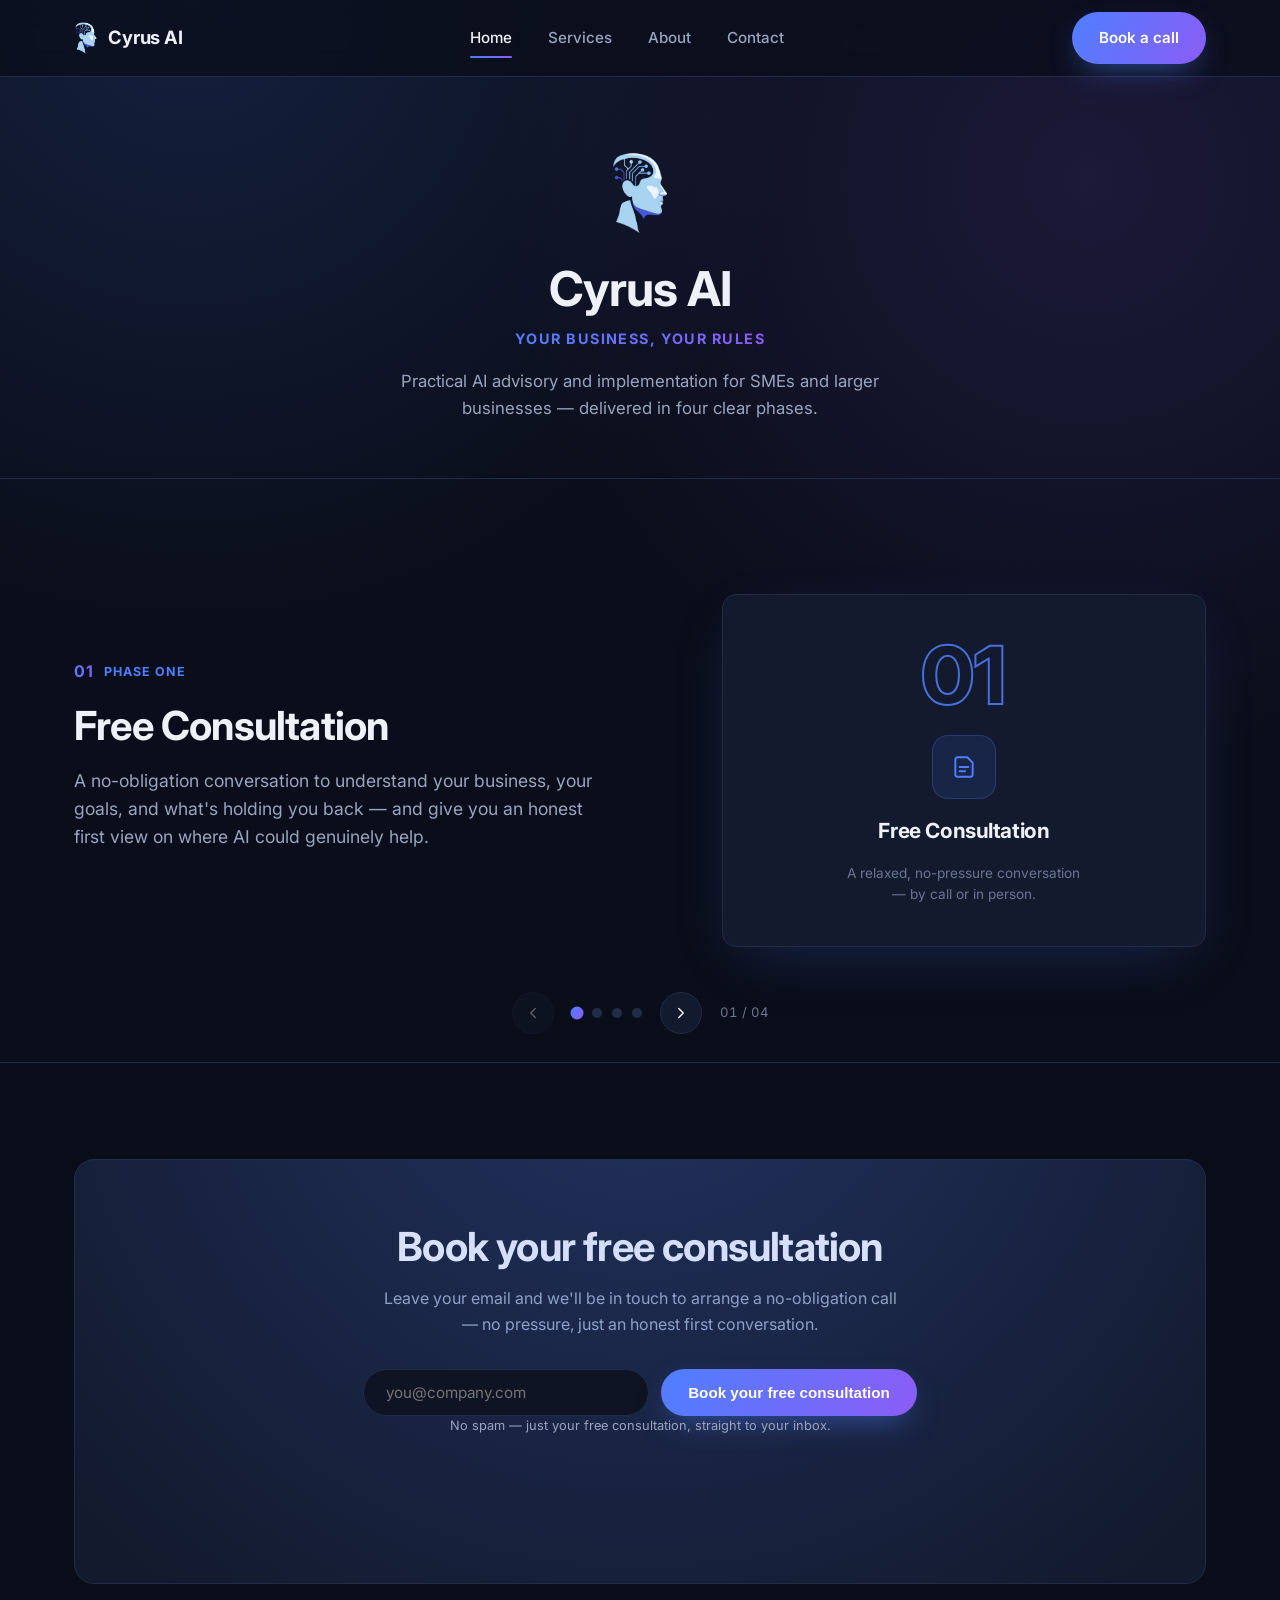
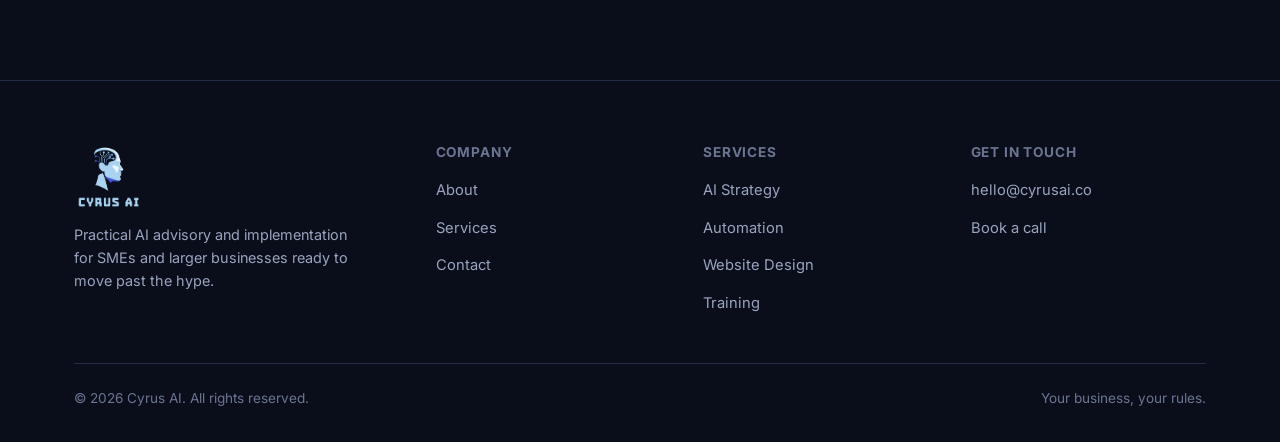
<file: index.html>
<!doctype html>
<html lang="en">
<head>
<meta charset="UTF-8" />
<meta name="viewport" content="width=device-width, initial-scale=1.0" />
<title>Cyrus AI — Your Business, Your Rules</title>
<meta name="description" content="Cyrus AI helps SMEs and larger organisations adopt AI in four simple phases: free consultation, business inspection, solution building, and implementation." />
<link rel="icon" href="assets/favicon.png" type="image/png" />
<link rel="preconnect" href="https://fonts.googleapis.com" />
<link rel="preconnect" href="https://fonts.gstatic.com" crossorigin />
<link href="https://fonts.googleapis.com/css2?family=Inter:wght@400;500;600;700;800&display=swap" rel="stylesheet" />
<link rel="stylesheet" href="css/style.css" />
</head>
<body>
<div class="bg-glow"></div>

<header class="site-header">
  <div class="container nav">
    <a href="index.html" class="brand">
      <img class="brand-mark" src="assets/logo-icon.png" alt="" />
      Cyrus AI
    </a>
    <nav class="nav-links" id="nav-links">
      <a href="index.html" class="active">Home</a>
      <a href="services.html">Services</a>
      <a href="about.html">About</a>
      <a href="contact.html">Contact</a>
    </nav>
    <div class="nav-actions">
      <a href="contact.html" class="btn btn-primary">Book a call</a>
      <button class="nav-toggle" aria-label="Toggle navigation" aria-expanded="false">
        <span></span>
      </button>
    </div>
  </div>
</header>

<main>

  <section class="brand-hero">
    <div class="container">
      <img src="assets/logo-icon.png" alt="" class="brand-hero-icon" />
      <h1 class="brand-hero-name">Cyrus AI</h1>
      <p class="brand-hero-slogan">Your Business, Your Rules</p>
      <p class="brand-hero-sub">Practical AI advisory and implementation for SMEs and larger businesses — delivered in four clear phases.</p>
    </div>
  </section>

  <section class="slide-stage" aria-roledescription="carousel" aria-label="Our four phases">

    <div class="slide is-active">
      <div class="container slide-grid">
        <div>
          <span class="slide-kicker"><span class="slide-num">01</span> Phase One</span>
          <h2>Free Consultation</h2>
          <p class="slide-body">A no-obligation conversation to understand your business, your goals, and what's holding you back — and give you an honest first view on where AI could genuinely help.</p>
        </div>
        <div class="slide-visual">
          <div class="big-num">01</div>
          <div class="visual-icon">
            <svg width="26" height="26" viewBox="0 0 24 24" fill="none"><path d="M4 19V5a2 2 0 0 1 2-2h9l5 5v11a2 2 0 0 1-2 2H6a2 2 0 0 1-2-2Z" stroke="currentColor" stroke-width="1.8" stroke-linejoin="round"/><path d="M8 12h8M8 16h5" stroke="currentColor" stroke-width="1.8" stroke-linecap="round"/></svg>
          </div>
          <h3>Free Consultation</h3>
          <p class="visual-label">A relaxed, no-pressure conversation — by call or in person.</p>
        </div>
      </div>
    </div>

    <div class="slide">
      <div class="container slide-grid">
        <div>
          <span class="slide-kicker"><span class="slide-num">02</span> Phase Two</span>
          <h2>Business Inspection</h2>
          <p class="slide-body">Our team looks under the hood — your data, systems, workflows, and capacity — to find exactly where AI can save time, cut cost, or unlock growth.</p>
        </div>
        <div class="slide-visual">
          <div class="big-num">02</div>
          <div class="visual-icon">
            <svg width="26" height="26" viewBox="0 0 24 24" fill="none"><circle cx="11" cy="11" r="7" stroke="currentColor" stroke-width="1.8"/><path d="M21 21l-4.3-4.3" stroke="currentColor" stroke-width="1.8" stroke-linecap="round"/></svg>
          </div>
          <h3>Business Inspection</h3>
          <p class="visual-label">A thorough, hands-on review of how your business actually runs.</p>
        </div>
      </div>
    </div>

    <div class="slide">
      <div class="container slide-grid">
        <div>
          <span class="slide-kicker"><span class="slide-num">03</span> Phase Three</span>
          <h2>Solutions &amp; AI Protocols</h2>
          <p class="slide-body">Our technicians design tailored solutions and create custom AI protocols for your business — improving efficiency and increasing capacity without disrupting what already works.</p>
        </div>
        <div class="slide-visual">
          <div class="big-num">03</div>
          <div class="visual-icon">
            <svg width="26" height="26" viewBox="0 0 24 24" fill="none"><path d="M13 2 3 14h7l-1 8 10-12h-7l1-8Z" stroke="currentColor" stroke-width="1.8" stroke-linejoin="round" stroke-linecap="round"/></svg>
          </div>
          <h3>Solutions &amp; AI Protocols</h3>
          <p class="visual-label">Built specifically for your business — not a generic template.</p>
        </div>
      </div>
    </div>

    <div class="slide">
      <div class="container slide-grid">
        <div>
          <span class="slide-kicker"><span class="slide-num">04</span> Phase Four</span>
          <h2>Implementation</h2>
          <p class="slide-body">We roll the solution into daily operations, run hands-on workshops with your team, and test everything thoroughly before handover — so it works from day one.</p>
        </div>
        <div class="slide-visual">
          <div class="big-num">04</div>
          <div class="visual-icon">
            <svg width="26" height="26" viewBox="0 0 24 24" fill="none"><path d="M9 12l2 2 4-4" stroke="currentColor" stroke-width="1.8" stroke-linecap="round" stroke-linejoin="round"/><circle cx="12" cy="12" r="9" stroke="currentColor" stroke-width="1.8"/></svg>
          </div>
          <h3>Implementation</h3>
          <p class="visual-label">Workshops, testing, and support — until your team owns it.</p>
        </div>
      </div>
    </div>

    <div class="slide-nav-bar">
      <button class="slide-arrow prev" aria-label="Previous phase">
        <svg width="18" height="18" viewBox="0 0 24 24" fill="none"><path d="M15 18l-6-6 6-6" stroke="currentColor" stroke-width="2" stroke-linecap="round" stroke-linejoin="round"/></svg>
      </button>
      <div class="slide-dots">
        <button class="slide-dot is-active" aria-label="Go to phase 1"></button>
        <button class="slide-dot" aria-label="Go to phase 2"></button>
        <button class="slide-dot" aria-label="Go to phase 3"></button>
        <button class="slide-dot" aria-label="Go to phase 4"></button>
      </div>
      <button class="slide-arrow next" aria-label="Next phase">
        <svg width="18" height="18" viewBox="0 0 24 24" fill="none"><path d="M9 18l6-6-6-6" stroke="currentColor" stroke-width="2" stroke-linecap="round" stroke-linejoin="round"/></svg>
      </button>
      <span class="slide-counter">01 / 04</span>
    </div>

  </section>

  <section class="section-pad">
    <div class="container">
      <div class="cta-banner" data-reveal>
        <h2>Book your free consultation</h2>
        <p>Leave your email and we'll be in touch to arrange a no-obligation call — no pressure, just an honest first conversation.</p>
        <div class="cta-actions">
          <form class="quick-capture" data-consult-form action="https://formspree.io/f/REPLACE_WITH_YOUR_FORM_ID" method="POST">
            <input type="hidden" name="_subject" value="New free consultation request — Cyrus AI website" />
            <input type="hidden" name="source" value="Home — Book consultation section" />
            <div class="quick-capture-row">
              <label for="quick-email-1" class="sr-only">Email address</label>
              <input type="email" id="quick-email-1" name="email" placeholder="you@company.com" required />
              <button type="submit" class="btn btn-primary">Book your free consultation</button>
            </div>
            <p class="quick-capture-note">No spam — just your free consultation, straight to your inbox.</p>
            <p class="quick-capture-status" aria-live="polite"></p>
          </form>
        </div>
      </div>
    </div>
  </section>

</main>

<footer class="site-footer">
  <div class="container">
    <div class="footer-grid">
      <div class="footer-brand">
        <a href="index.html" class="brand">
          <img src="assets/logo-lockup.png" alt="Cyrus AI" />
        </a>
        <p>Practical AI advisory and implementation for SMEs and larger businesses ready to move past the hype.</p>
      </div>
      <div class="footer-col">
        <h4>Company</h4>
        <ul>
          <li><a href="about.html">About</a></li>
          <li><a href="services.html">Services</a></li>
          <li><a href="contact.html">Contact</a></li>
        </ul>
      </div>
      <div class="footer-col">
        <h4>Services</h4>
        <ul>
          <li><a href="services.html">AI Strategy</a></li>
          <li><a href="services.html">Automation</a></li>
          <li><a href="services.html">Website Design</a></li>
          <li><a href="services.html">Training</a></li>
        </ul>
      </div>
      <div class="footer-col">
        <h4>Get in touch</h4>
        <ul>
          <li><a href="mailto:hello@cyrusai.co">hello@cyrusai.co</a></li>
          <li><a href="contact.html">Book a call</a></li>
        </ul>
      </div>
    </div>
    <div class="footer-bottom">
      <span>© <span id="year"></span> Cyrus AI. All rights reserved.</span>
      <span>Your business, your rules.</span>
    </div>
  </div>
</footer>

<script src="js/main.js"></script>
</body>
</html>
</file>
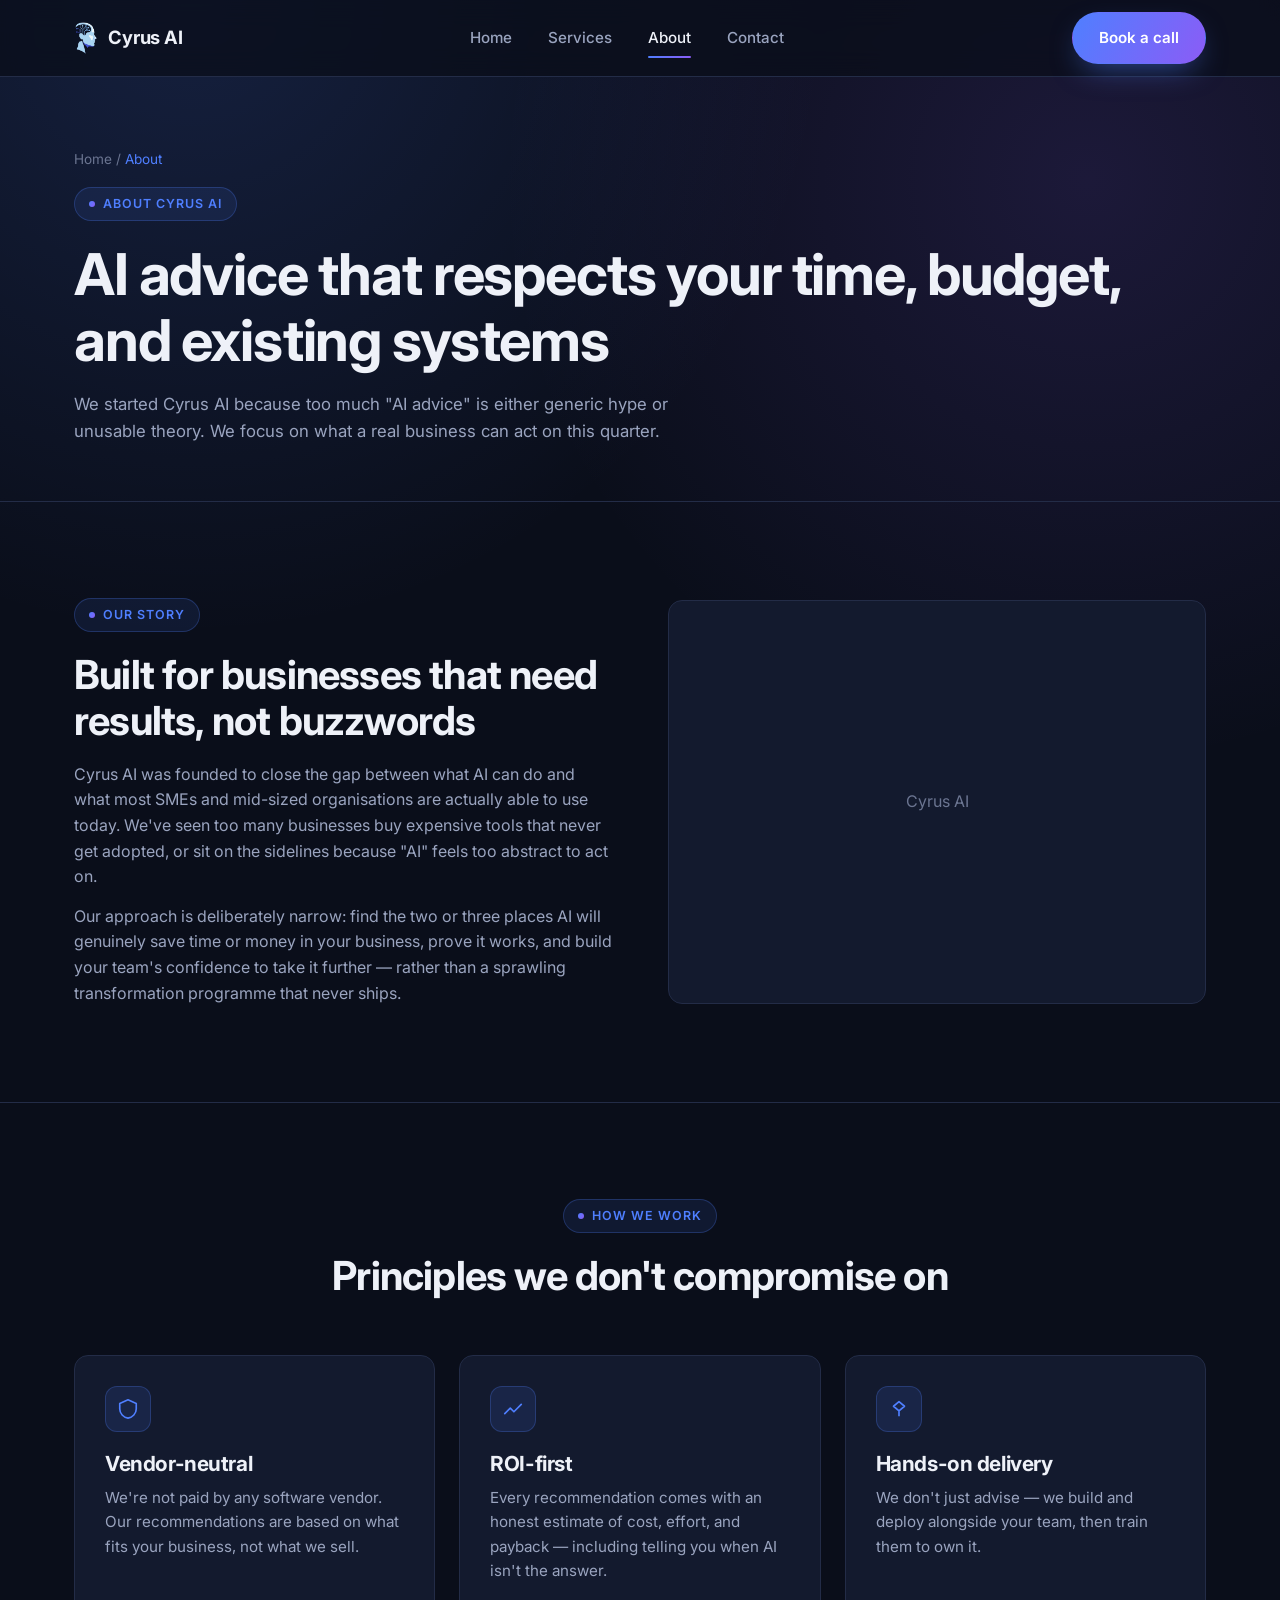
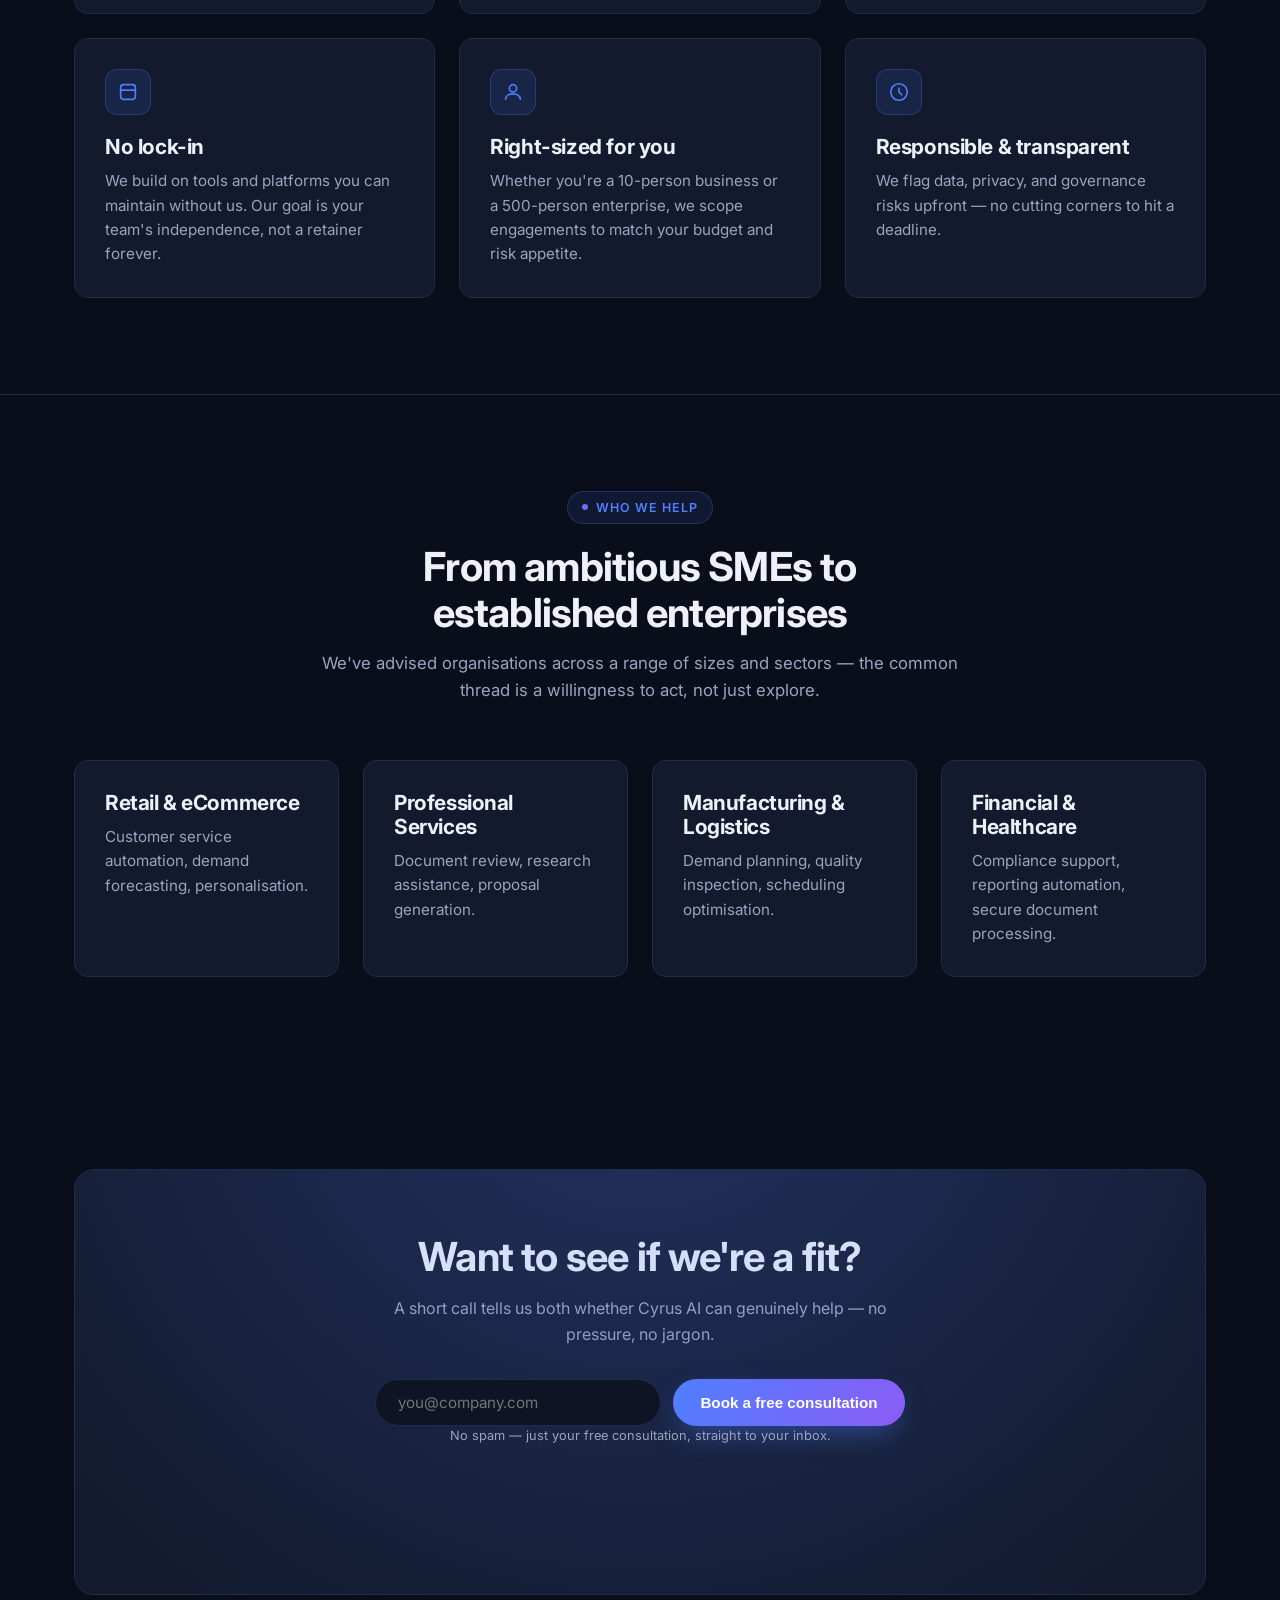
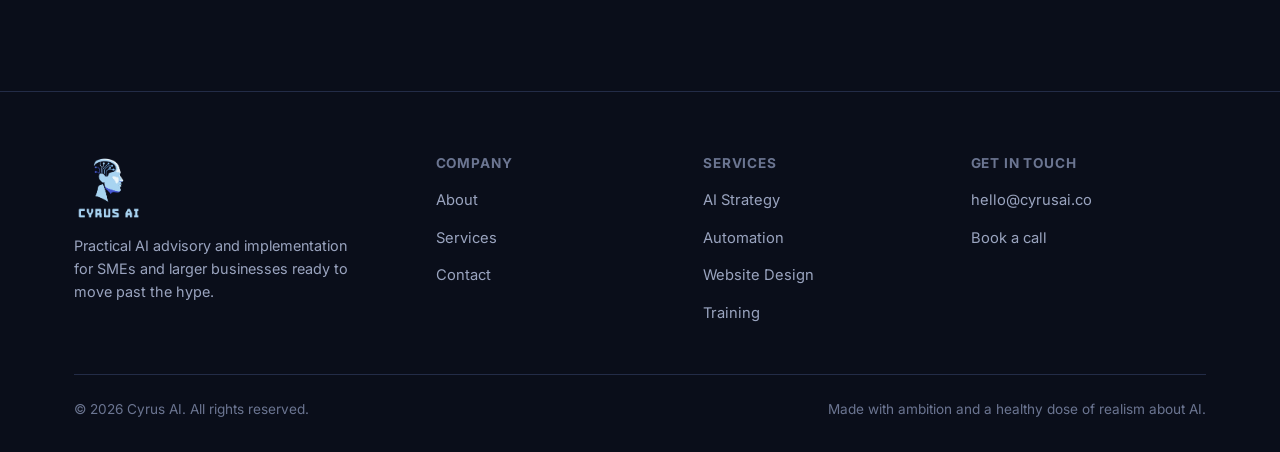
<file: about.html>
<!doctype html>
<html lang="en">
<head>
<meta charset="UTF-8" />
<meta name="viewport" content="width=device-width, initial-scale=1.0" />
<title>About — Cyrus AI</title>
<meta name="description" content="Cyrus AI is an AI advisory firm helping SMEs and larger businesses adopt AI practically, with vendor-neutral, ROI-focused guidance." />
<link rel="icon" href="assets/favicon.png" type="image/png" />
<link rel="preconnect" href="https://fonts.googleapis.com" />
<link rel="preconnect" href="https://fonts.gstatic.com" crossorigin />
<link href="https://fonts.googleapis.com/css2?family=Inter:wght@400;500;600;700;800&display=swap" rel="stylesheet" />
<link rel="stylesheet" href="css/style.css" />
</head>
<body>
<div class="bg-glow"></div>

<header class="site-header">
  <div class="container nav">
    <a href="index.html" class="brand">
      <img class="brand-mark" src="assets/logo-icon.png" alt="" />
      Cyrus AI
    </a>
    <nav class="nav-links" id="nav-links">
      <a href="index.html">Home</a>
      <a href="services.html">Services</a>
      <a href="about.html" class="active">About</a>
      <a href="contact.html">Contact</a>
    </nav>
    <div class="nav-actions">
      <a href="contact.html" class="btn btn-primary">Book a call</a>
      <button class="nav-toggle" aria-label="Toggle navigation" aria-expanded="false">
        <span></span>
      </button>
    </div>
  </div>
</header>

<main>

  <section class="page-hero">
    <div class="container">
      <div class="breadcrumb">Home / <span>About</span></div>
      <span class="eyebrow">About Cyrus AI</span>
      <h1>AI advice that respects your time, budget, and existing systems</h1>
      <p>We started Cyrus AI because too much "AI advice" is either generic hype or unusable theory. We focus on what a real business can act on this quarter.</p>
    </div>
  </section>

  <!-- STORY -->
  <section class="section-pad">
    <div class="container split">
      <div data-reveal>
        <span class="eyebrow">Our story</span>
        <h2>Built for businesses that need results, not buzzwords</h2>
        <p style="color: var(--text-muted); margin-top: 18px;">
          Cyrus AI was founded to close the gap between what AI can do and what most SMEs and mid-sized
          organisations are actually able to use today. We've seen too many businesses buy expensive tools
          that never get adopted, or sit on the sidelines because "AI" feels too abstract to act on.
        </p>
        <p style="color: var(--text-muted); margin-top: 14px;">
          Our approach is deliberately narrow: find the two or three places AI will genuinely save time or
          money in your business, prove it works, and build your team's confidence to take it further —
          rather than a sprawling transformation programme that never ships.
        </p>
      </div>
      <div class="placeholder-visual" data-reveal>
        <span>Cyrus AI</span>
      </div>
    </div>
  </section>

  <!-- VALUES -->
  <section class="section-pad" style="border-top: 1px solid var(--border);">
    <div class="container">
      <div class="section-head center" data-reveal>
        <span class="eyebrow">How we work</span>
        <h2>Principles we don't compromise on</h2>
      </div>

      <div class="grid grid-3">
        <div class="card value-card" data-reveal>
          <div class="card-icon">
            <svg width="22" height="22" viewBox="0 0 24 24" fill="none"><path d="M12 2 3 6v6c0 5 4 9 9 10 5-1 9-5 9-10V6l-9-4Z" stroke="currentColor" stroke-width="1.8" stroke-linejoin="round"/></svg>
          </div>
          <h3>Vendor-neutral</h3>
          <p>We're not paid by any software vendor. Our recommendations are based on what fits your business, not what we sell.</p>
        </div>
        <div class="card value-card" data-reveal>
          <div class="card-icon">
            <svg width="22" height="22" viewBox="0 0 24 24" fill="none"><path d="M3 17l6-6 4 4 8-8" stroke="currentColor" stroke-width="1.8" stroke-linecap="round" stroke-linejoin="round"/></svg>
          </div>
          <h3>ROI-first</h3>
          <p>Every recommendation comes with an honest estimate of cost, effort, and payback — including telling you when AI isn't the answer.</p>
        </div>
        <div class="card value-card" data-reveal>
          <div class="card-icon">
            <svg width="22" height="22" viewBox="0 0 24 24" fill="none"><path d="M12 20v-6M12 14 6 9l6-5 6 5-6 5Z" stroke="currentColor" stroke-width="1.8" stroke-linejoin="round"/></svg>
          </div>
          <h3>Hands-on delivery</h3>
          <p>We don't just advise — we build and deploy alongside your team, then train them to own it.</p>
        </div>
        <div class="card value-card" data-reveal>
          <div class="card-icon">
            <svg width="22" height="22" viewBox="0 0 24 24" fill="none"><rect x="4" y="4" width="16" height="16" rx="3" stroke="currentColor" stroke-width="1.8"/><path d="M4 10h16" stroke="currentColor" stroke-width="1.8"/></svg>
          </div>
          <h3>No lock-in</h3>
          <p>We build on tools and platforms you can maintain without us. Our goal is your team's independence, not a retainer forever.</p>
        </div>
        <div class="card value-card" data-reveal>
          <div class="card-icon">
            <svg width="22" height="22" viewBox="0 0 24 24" fill="none"><circle cx="12" cy="8" r="4" stroke="currentColor" stroke-width="1.8"/><path d="M4 20c0-4 4-6 8-6s8 2 8 6" stroke="currentColor" stroke-width="1.8" stroke-linecap="round"/></svg>
          </div>
          <h3>Right-sized for you</h3>
          <p>Whether you're a 10-person business or a 500-person enterprise, we scope engagements to match your budget and risk appetite.</p>
        </div>
        <div class="card value-card" data-reveal>
          <div class="card-icon">
            <svg width="22" height="22" viewBox="0 0 24 24" fill="none"><path d="M12 8v4l3 3" stroke="currentColor" stroke-width="1.8" stroke-linecap="round"/><circle cx="12" cy="12" r="9" stroke="currentColor" stroke-width="1.8"/></svg>
          </div>
          <h3>Responsible &amp; transparent</h3>
          <p>We flag data, privacy, and governance risks upfront — no cutting corners to hit a deadline.</p>
        </div>
      </div>
    </div>
  </section>

  <!-- WHO WE HELP -->
  <section class="section-pad" style="border-top: 1px solid var(--border);">
    <div class="container">
      <div class="section-head center" data-reveal>
        <span class="eyebrow">Who we help</span>
        <h2>From ambitious SMEs to established enterprises</h2>
        <p>We've advised organisations across a range of sizes and sectors — the common thread is a willingness to act, not just explore.</p>
      </div>
      <div class="grid grid-4">
        <div class="card" data-reveal><h3>Retail &amp; eCommerce</h3><p>Customer service automation, demand forecasting, personalisation.</p></div>
        <div class="card" data-reveal><h3>Professional Services</h3><p>Document review, research assistance, proposal generation.</p></div>
        <div class="card" data-reveal><h3>Manufacturing &amp; Logistics</h3><p>Demand planning, quality inspection, scheduling optimisation.</p></div>
        <div class="card" data-reveal><h3>Financial &amp; Healthcare</h3><p>Compliance support, reporting automation, secure document processing.</p></div>
      </div>
    </div>
  </section>

  <!-- CTA -->
  <section class="section-pad">
    <div class="container">
      <div class="cta-banner" data-reveal>
        <h2>Want to see if we're a fit?</h2>
        <p>A short call tells us both whether Cyrus AI can genuinely help — no pressure, no jargon.</p>
        <div class="cta-actions">
          <form class="quick-capture" data-consult-form action="https://formspree.io/f/REPLACE_WITH_YOUR_FORM_ID" method="POST">
            <input type="hidden" name="_subject" value="New free consultation request — Cyrus AI website" />
            <input type="hidden" name="source" value="About page CTA" />
            <div class="quick-capture-row">
              <label for="quick-email-about" class="sr-only">Email address</label>
              <input type="email" id="quick-email-about" name="email" placeholder="you@company.com" required />
              <button type="submit" class="btn btn-primary">Book a free consultation</button>
            </div>
            <p class="quick-capture-note">No spam — just your free consultation, straight to your inbox.</p>
            <p class="quick-capture-status" aria-live="polite"></p>
          </form>
        </div>
      </div>
    </div>
  </section>

</main>

<footer class="site-footer">
  <div class="container">
    <div class="footer-grid">
      <div class="footer-brand">
        <a href="index.html" class="brand">
          <img src="assets/logo-lockup.png" alt="Cyrus AI" />
        </a>
        <p>Practical AI advisory and implementation for SMEs and larger businesses ready to move past the hype.</p>
      </div>
      <div class="footer-col">
        <h4>Company</h4>
        <ul>
          <li><a href="about.html">About</a></li>
          <li><a href="services.html">Services</a></li>
          <li><a href="contact.html">Contact</a></li>
        </ul>
      </div>
      <div class="footer-col">
        <h4>Services</h4>
        <ul>
          <li><a href="services.html">AI Strategy</a></li>
          <li><a href="services.html">Automation</a></li>
          <li><a href="services.html">Website Design</a></li>
          <li><a href="services.html">Training</a></li>
        </ul>
      </div>
      <div class="footer-col">
        <h4>Get in touch</h4>
        <ul>
          <li><a href="mailto:hello@cyrusai.co">hello@cyrusai.co</a></li>
          <li><a href="contact.html">Book a call</a></li>
        </ul>
      </div>
    </div>
    <div class="footer-bottom">
      <span>© <span id="year"></span> Cyrus AI. All rights reserved.</span>
      <span>Made with ambition and a healthy dose of realism about AI.</span>
    </div>
  </div>
</footer>

<script src="js/main.js"></script>
</body>
</html>
</file>
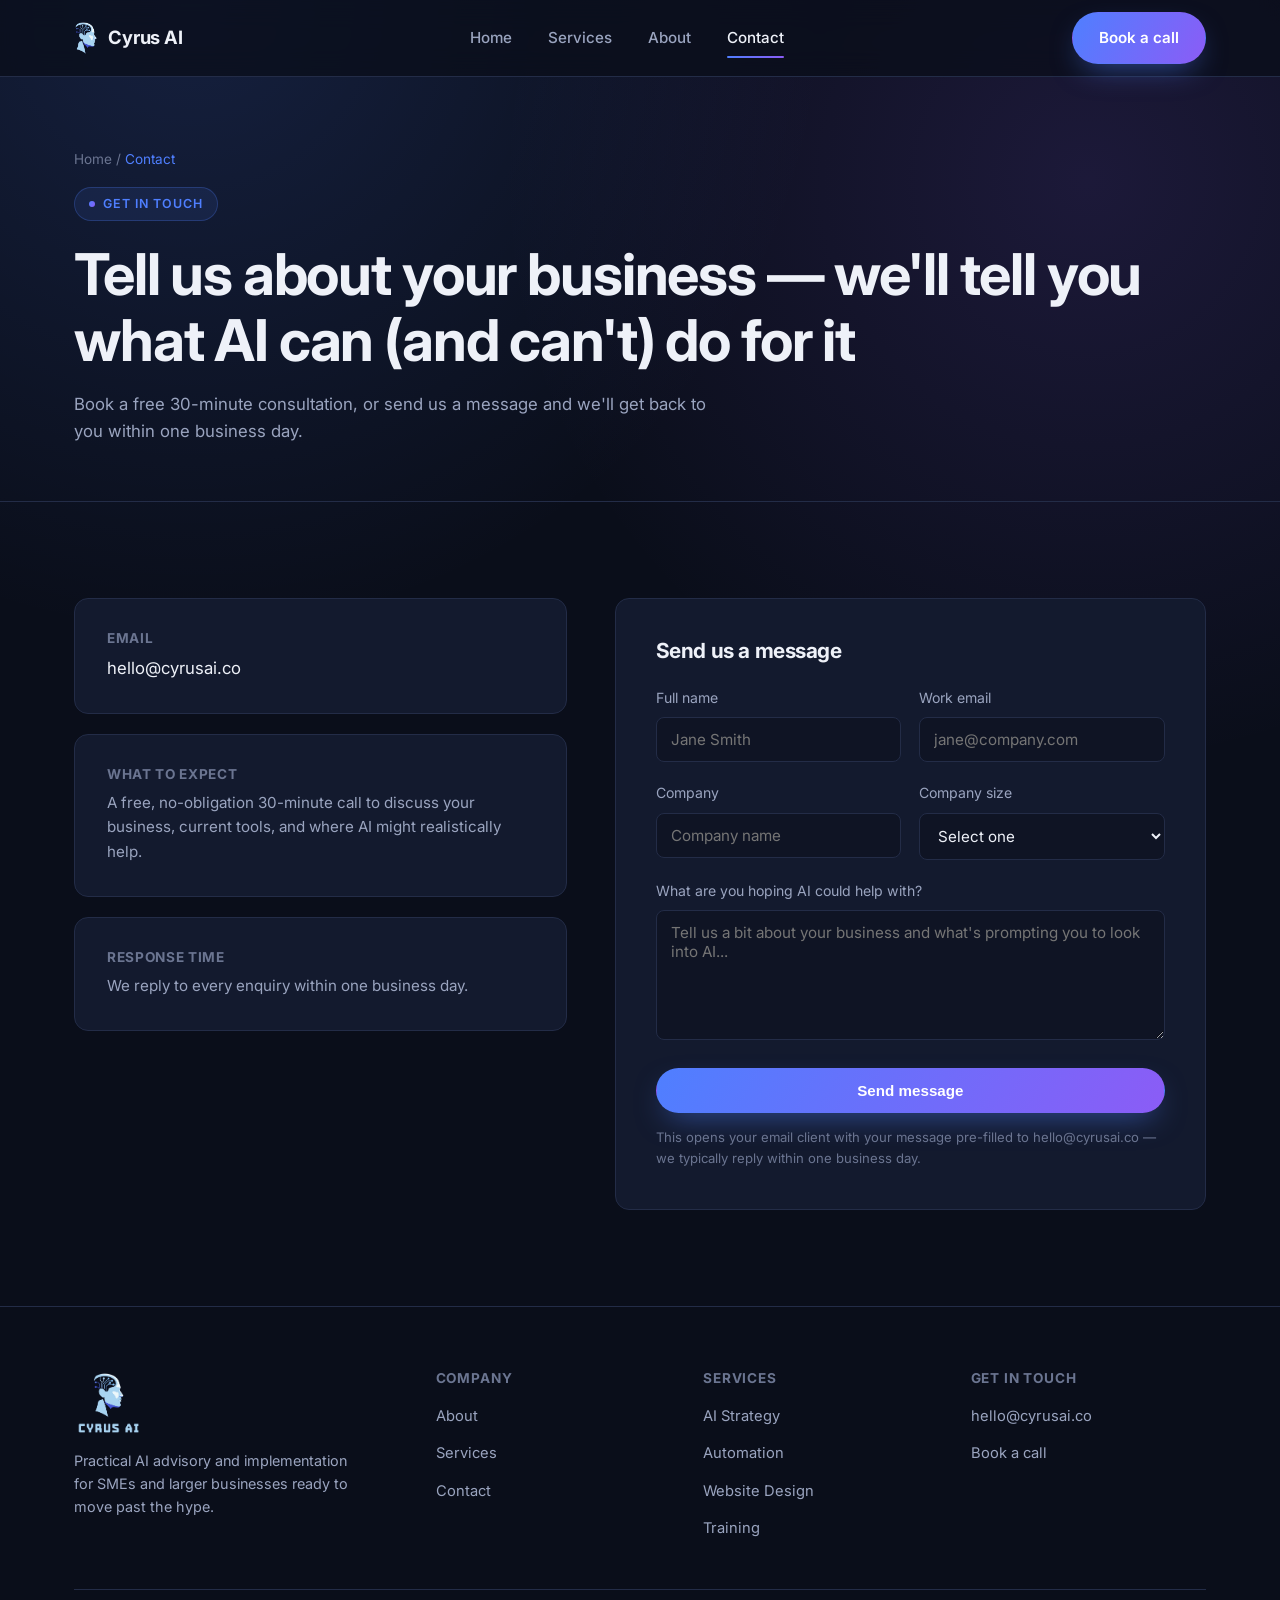
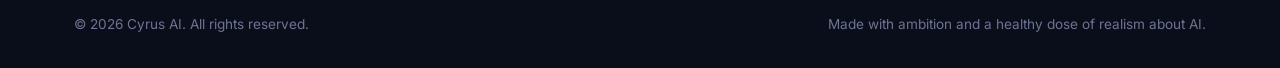
<file: contact.html>
<!doctype html>
<html lang="en">
<head>
<meta charset="UTF-8" />
<meta name="viewport" content="width=device-width, initial-scale=1.0" />
<title>Contact — Cyrus AI</title>
<meta name="description" content="Get in touch with Cyrus AI for a free consultation on how AI can help your business." />
<link rel="icon" href="assets/favicon.png" type="image/png" />
<link rel="preconnect" href="https://fonts.googleapis.com" />
<link rel="preconnect" href="https://fonts.gstatic.com" crossorigin />
<link href="https://fonts.googleapis.com/css2?family=Inter:wght@400;500;600;700;800&display=swap" rel="stylesheet" />
<link rel="stylesheet" href="css/style.css" />
</head>
<body>
<div class="bg-glow"></div>

<header class="site-header">
  <div class="container nav">
    <a href="index.html" class="brand">
      <img class="brand-mark" src="assets/logo-icon.png" alt="" />
      Cyrus AI
    </a>
    <nav class="nav-links" id="nav-links">
      <a href="index.html">Home</a>
      <a href="services.html">Services</a>
      <a href="about.html">About</a>
      <a href="contact.html" class="active">Contact</a>
    </nav>
    <div class="nav-actions">
      <a href="contact.html" class="btn btn-primary">Book a call</a>
      <button class="nav-toggle" aria-label="Toggle navigation" aria-expanded="false">
        <span></span>
      </button>
    </div>
  </div>
</header>

<main>

  <section class="page-hero">
    <div class="container">
      <div class="breadcrumb">Home / <span>Contact</span></div>
      <span class="eyebrow">Get in touch</span>
      <h1>Tell us about your business — we'll tell you what AI can (and can't) do for it</h1>
      <p>Book a free 30-minute consultation, or send us a message and we'll get back to you within one business day.</p>
    </div>
  </section>

  <section class="section-pad">
    <div class="container contact-grid">

      <div data-reveal>
        <div class="contact-info-card">
          <h4>Email</h4>
          <a href="mailto:hello@cyrusai.co">hello@cyrusai.co</a>
        </div>
        <div class="contact-info-card">
          <h4>What to expect</h4>
          <p style="color: var(--text-muted); font-size: 0.95rem;">A free, no-obligation 30-minute call to discuss your business, current tools, and where AI might realistically help.</p>
        </div>
        <div class="contact-info-card">
          <h4>Response time</h4>
          <p style="color: var(--text-muted); font-size: 0.95rem;">We reply to every enquiry within one business day.</p>
        </div>
      </div>

      <div class="form-card" data-reveal>
        <h3 style="margin-bottom: 24px;">Send us a message</h3>
        <form id="contact-form" novalidate>
          <div class="form-row">
            <div class="field">
              <label for="name">Full name</label>
              <input type="text" id="name" name="name" placeholder="Jane Smith" required />
            </div>
            <div class="field">
              <label for="email">Work email</label>
              <input type="email" id="email" name="email" placeholder="jane@company.com" required />
            </div>
          </div>
          <div class="form-row">
            <div class="field">
              <label for="company">Company</label>
              <input type="text" id="company" name="company" placeholder="Company name" />
            </div>
            <div class="field">
              <label for="size">Company size</label>
              <select id="size" name="size">
                <option value="">Select one</option>
                <option>1–10 employees</option>
                <option>11–50 employees</option>
                <option>51–250 employees</option>
                <option>250+ employees</option>
              </select>
            </div>
          </div>
          <div class="field">
            <label for="message">What are you hoping AI could help with?</label>
            <textarea id="message" name="message" placeholder="Tell us a bit about your business and what's prompting you to look into AI..." required></textarea>
          </div>
          <button type="submit" class="btn btn-primary btn-block">Send message</button>
          <p class="form-note">This opens your email client with your message pre-filled to hello@cyrusai.co — we typically reply within one business day.</p>
          <p class="form-status" id="form-status"></p>
        </form>
      </div>

    </div>
  </section>

</main>

<footer class="site-footer">
  <div class="container">
    <div class="footer-grid">
      <div class="footer-brand">
        <a href="index.html" class="brand">
          <img src="assets/logo-lockup.png" alt="Cyrus AI" />
        </a>
        <p>Practical AI advisory and implementation for SMEs and larger businesses ready to move past the hype.</p>
      </div>
      <div class="footer-col">
        <h4>Company</h4>
        <ul>
          <li><a href="about.html">About</a></li>
          <li><a href="services.html">Services</a></li>
          <li><a href="contact.html">Contact</a></li>
        </ul>
      </div>
      <div class="footer-col">
        <h4>Services</h4>
        <ul>
          <li><a href="services.html">AI Strategy</a></li>
          <li><a href="services.html">Automation</a></li>
          <li><a href="services.html">Website Design</a></li>
          <li><a href="services.html">Training</a></li>
        </ul>
      </div>
      <div class="footer-col">
        <h4>Get in touch</h4>
        <ul>
          <li><a href="mailto:hello@cyrusai.co">hello@cyrusai.co</a></li>
          <li><a href="contact.html">Book a call</a></li>
        </ul>
      </div>
    </div>
    <div class="footer-bottom">
      <span>© <span id="year"></span> Cyrus AI. All rights reserved.</span>
      <span>Made with ambition and a healthy dose of realism about AI.</span>
    </div>
  </div>
</footer>

<script src="js/main.js"></script>
</body>
</html>
</file>
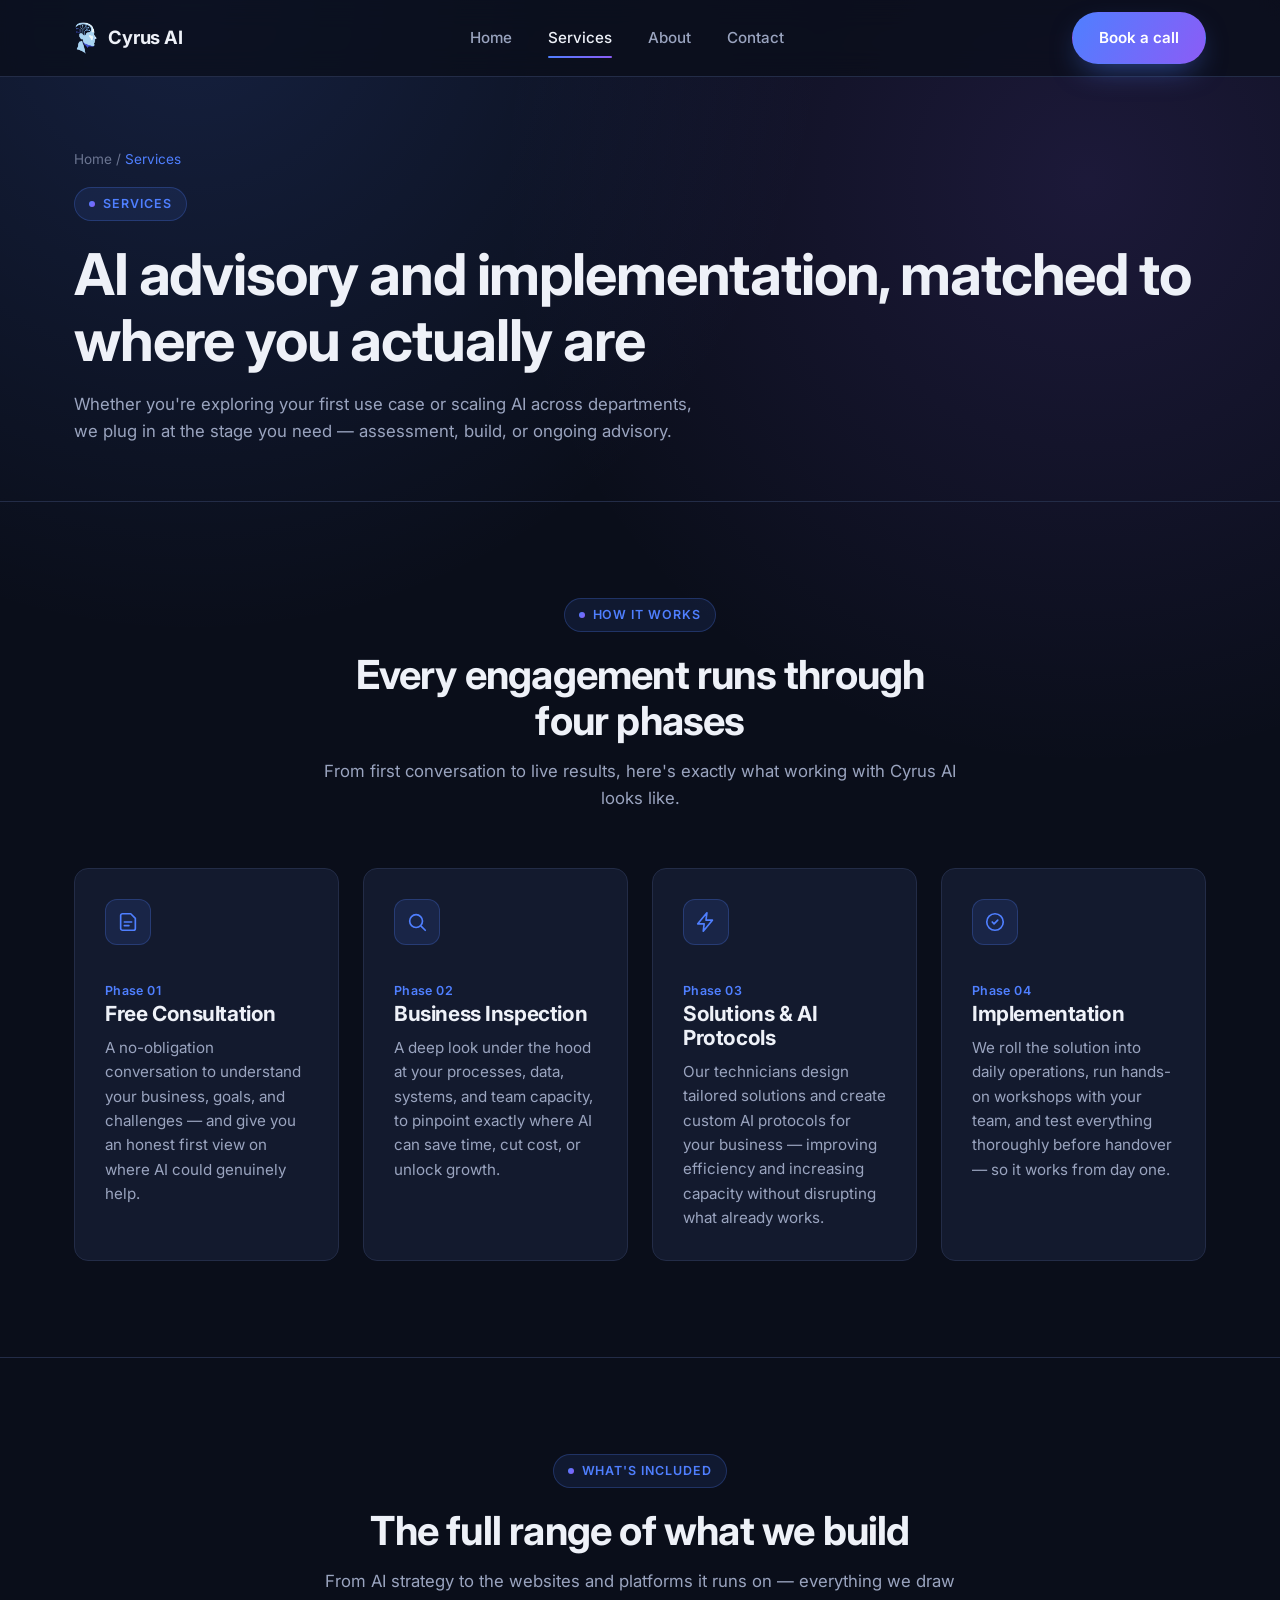
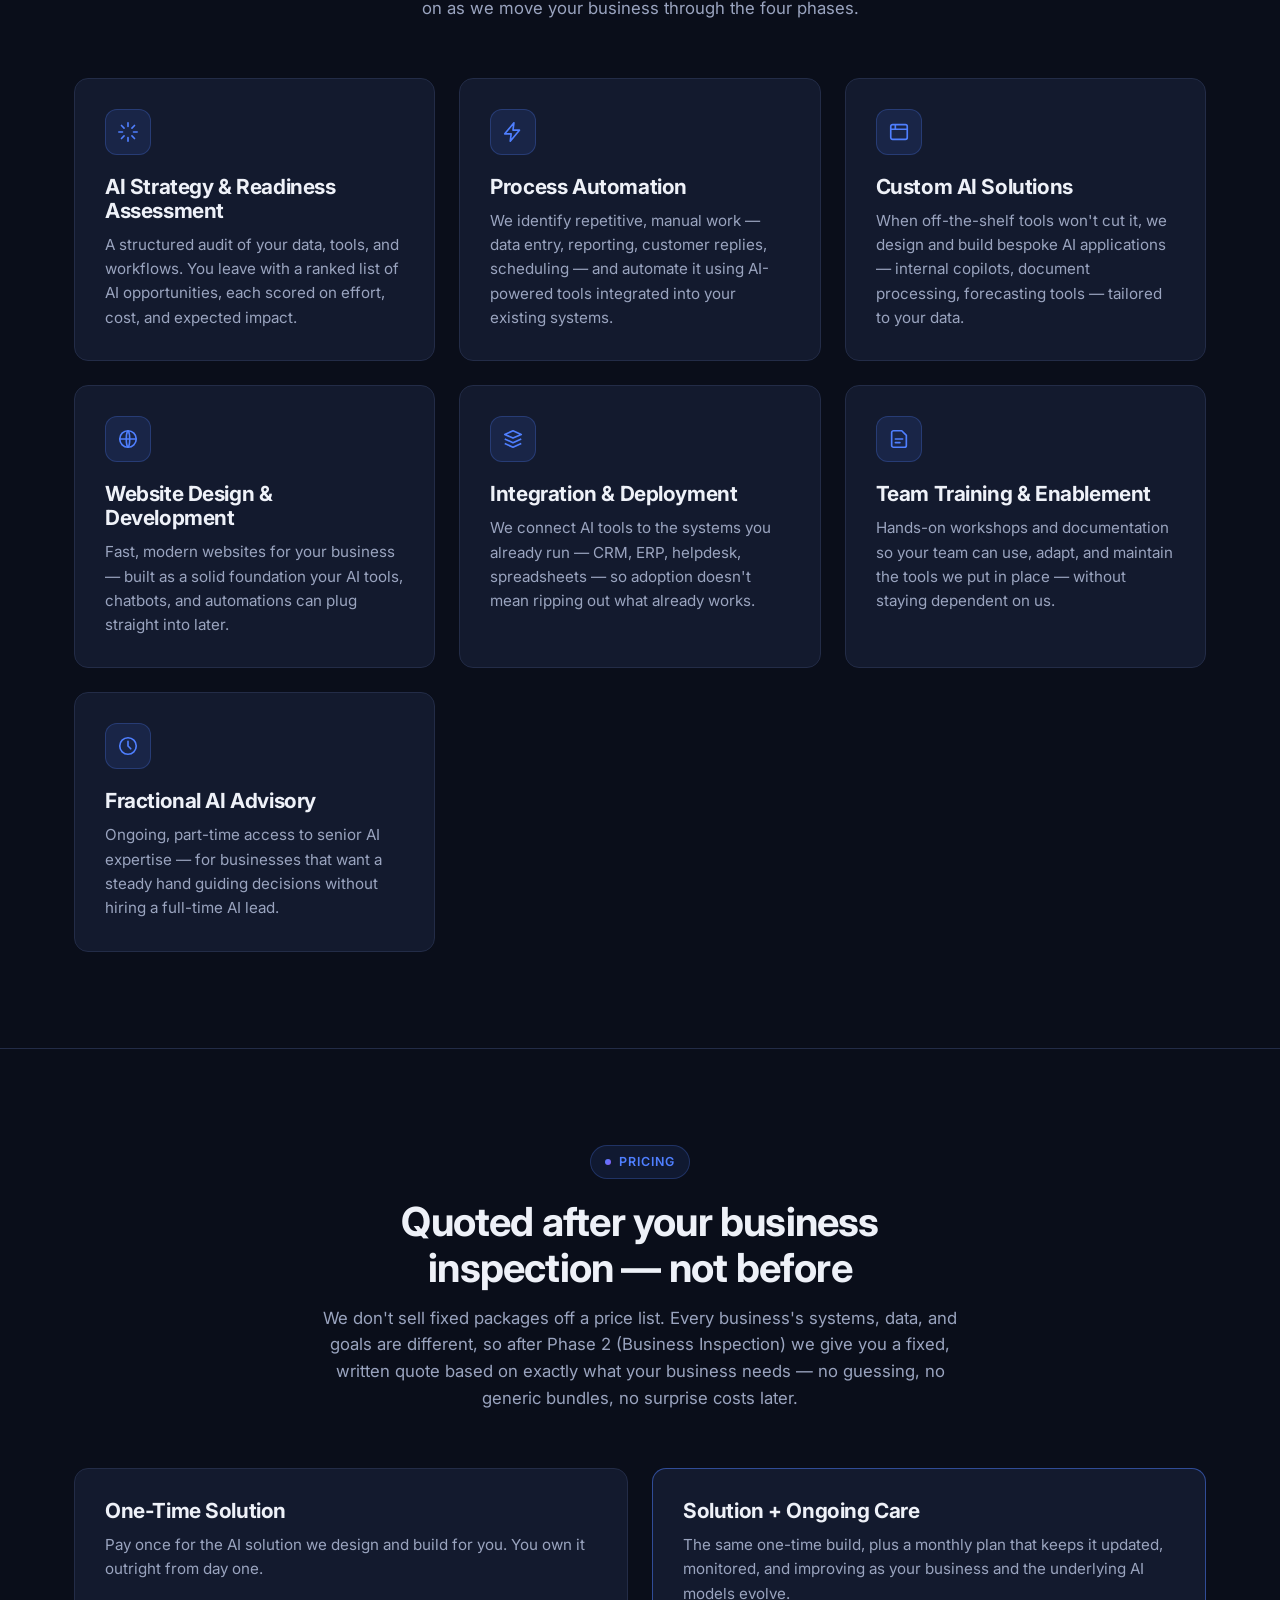
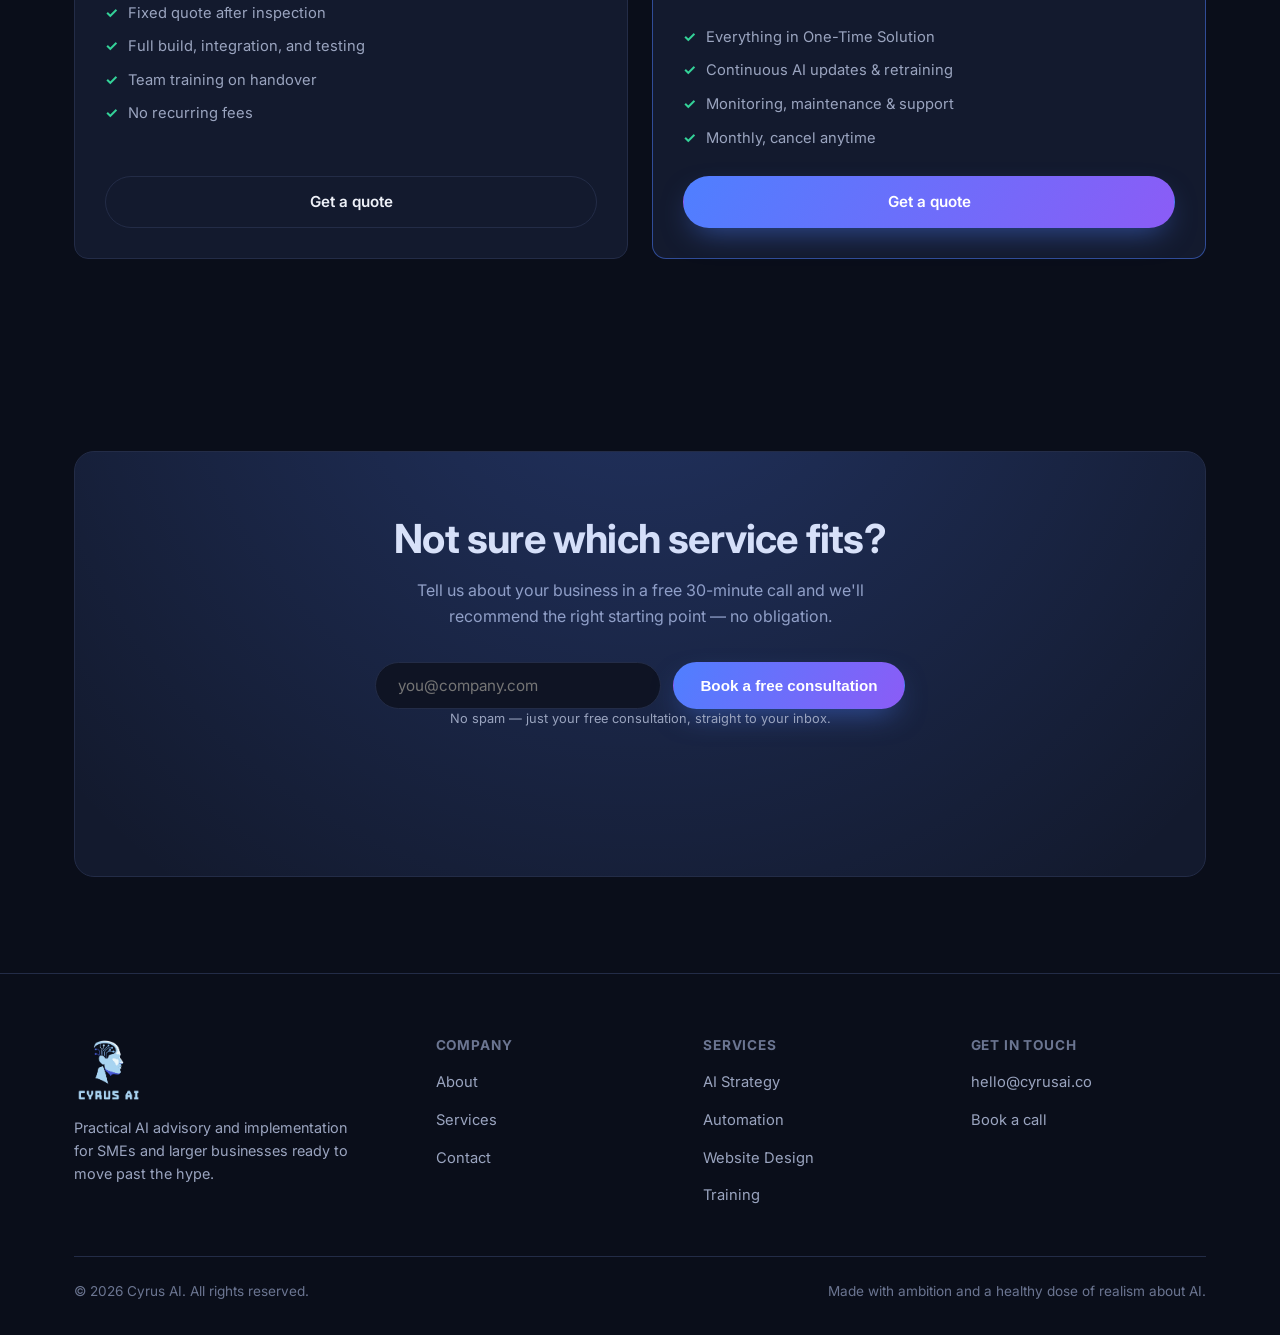
<file: services.html>
<!doctype html>
<html lang="en">
<head>
<meta charset="UTF-8" />
<meta name="viewport" content="width=device-width, initial-scale=1.0" />
<title>Services — Cyrus AI</title>
<meta name="description" content="AI strategy, automation, custom solutions, website design, and training for SMEs and larger organisations. Explore Cyrus AI's advisory and implementation services." />
<link rel="icon" href="assets/favicon.png" type="image/png" />
<link rel="preconnect" href="https://fonts.googleapis.com" />
<link rel="preconnect" href="https://fonts.gstatic.com" crossorigin />
<link href="https://fonts.googleapis.com/css2?family=Inter:wght@400;500;600;700;800&display=swap" rel="stylesheet" />
<link rel="stylesheet" href="css/style.css" />
</head>
<body>
<div class="bg-glow"></div>

<header class="site-header">
  <div class="container nav">
    <a href="index.html" class="brand">
      <img class="brand-mark" src="assets/logo-icon.png" alt="" />
      Cyrus AI
    </a>
    <nav class="nav-links" id="nav-links">
      <a href="index.html">Home</a>
      <a href="services.html" class="active">Services</a>
      <a href="about.html">About</a>
      <a href="contact.html">Contact</a>
    </nav>
    <div class="nav-actions">
      <a href="contact.html" class="btn btn-primary">Book a call</a>
      <button class="nav-toggle" aria-label="Toggle navigation" aria-expanded="false">
        <span></span>
      </button>
    </div>
  </div>
</header>

<main>

  <section class="page-hero">
    <div class="container">
      <div class="breadcrumb">Home / <span>Services</span></div>
      <span class="eyebrow">Services</span>
      <h1>AI advisory and implementation, matched to where you actually are</h1>
      <p>Whether you're exploring your first use case or scaling AI across departments, we plug in at the stage you need — assessment, build, or ongoing advisory.</p>
    </div>
  </section>

  <!-- FOUR PHASES -->
  <section class="section-pad">
    <div class="container">
      <div class="section-head center" data-reveal>
        <span class="eyebrow">How it works</span>
        <h2>Every engagement runs through four phases</h2>
        <p>From first conversation to live results, here's exactly what working with Cyrus AI looks like.</p>
      </div>

      <div class="grid grid-4">
        <div class="card" data-reveal>
          <div class="card-icon">
            <svg width="22" height="22" viewBox="0 0 24 24" fill="none"><path d="M4 19V5a2 2 0 0 1 2-2h9l5 5v11a2 2 0 0 1-2 2H6a2 2 0 0 1-2-2Z" stroke="currentColor" stroke-width="1.8" stroke-linejoin="round"/><path d="M8 12h8M8 16h5" stroke="currentColor" stroke-width="1.8" stroke-linecap="round"/></svg>
          </div>
          <span class="tag">Phase 01</span>
          <h3>Free Consultation</h3>
          <p>A no-obligation conversation to understand your business, goals, and challenges — and give you an honest first view on where AI could genuinely help.</p>
        </div>

        <div class="card" data-reveal>
          <div class="card-icon">
            <svg width="22" height="22" viewBox="0 0 24 24" fill="none"><circle cx="11" cy="11" r="7" stroke="currentColor" stroke-width="1.8"/><path d="M21 21l-4.3-4.3" stroke="currentColor" stroke-width="1.8" stroke-linecap="round"/></svg>
          </div>
          <span class="tag">Phase 02</span>
          <h3>Business Inspection</h3>
          <p>A deep look under the hood at your processes, data, systems, and team capacity, to pinpoint exactly where AI can save time, cut cost, or unlock growth.</p>
        </div>

        <div class="card" data-reveal>
          <div class="card-icon">
            <svg width="22" height="22" viewBox="0 0 24 24" fill="none"><path d="M13 2 3 14h7l-1 8 10-12h-7l1-8Z" stroke="currentColor" stroke-width="1.8" stroke-linejoin="round" stroke-linecap="round"/></svg>
          </div>
          <span class="tag">Phase 03</span>
          <h3>Solutions &amp; AI Protocols</h3>
          <p>Our technicians design tailored solutions and create custom AI protocols for your business — improving efficiency and increasing capacity without disrupting what already works.</p>
        </div>

        <div class="card" data-reveal>
          <div class="card-icon">
            <svg width="22" height="22" viewBox="0 0 24 24" fill="none"><path d="M9 12l2 2 4-4" stroke="currentColor" stroke-width="1.8" stroke-linecap="round" stroke-linejoin="round"/><circle cx="12" cy="12" r="9" stroke="currentColor" stroke-width="1.8"/></svg>
          </div>
          <span class="tag">Phase 04</span>
          <h3>Implementation</h3>
          <p>We roll the solution into daily operations, run hands-on workshops with your team, and test everything thoroughly before handover — so it works from day one.</p>
        </div>
      </div>
    </div>
  </section>

  <!-- CORE SERVICES -->
  <section class="section-pad" style="border-top: 1px solid var(--border);">
    <div class="container">
      <div class="section-head center" data-reveal>
        <span class="eyebrow">What's included</span>
        <h2>The full range of what we build</h2>
        <p>From AI strategy to the websites and platforms it runs on — everything we draw on as we move your business through the four phases.</p>
      </div>

      <div class="grid grid-3">

        <div class="card" data-reveal>
          <div class="card-icon">
            <svg width="22" height="22" viewBox="0 0 24 24" fill="none"><path d="M12 2v4M12 18v4M4.9 4.9l2.8 2.8M16.3 16.3l2.8 2.8M2 12h4M18 12h4M4.9 19.1l2.8-2.8M16.3 7.7l2.8-2.8" stroke="currentColor" stroke-width="1.8" stroke-linecap="round"/></svg>
          </div>
          <h3>AI Strategy &amp; Readiness Assessment</h3>
          <p>A structured audit of your data, tools, and workflows. You leave with a ranked list of AI opportunities, each scored on effort, cost, and expected impact.</p>
        </div>

        <div class="card" data-reveal>
          <div class="card-icon">
            <svg width="22" height="22" viewBox="0 0 24 24" fill="none"><path d="M13 2 3 14h7l-1 8 10-12h-7l1-8Z" stroke="currentColor" stroke-width="1.8" stroke-linejoin="round" stroke-linecap="round"/></svg>
          </div>
          <h3>Process Automation</h3>
          <p>We identify repetitive, manual work — data entry, reporting, customer replies, scheduling — and automate it using AI-powered tools integrated into your existing systems.</p>
        </div>

        <div class="card" data-reveal>
          <div class="card-icon">
            <svg width="22" height="22" viewBox="0 0 24 24" fill="none"><rect x="3" y="4" width="18" height="16" rx="2" stroke="currentColor" stroke-width="1.8"/><path d="M3 9h18M8 4v5" stroke="currentColor" stroke-width="1.8"/></svg>
          </div>
          <h3>Custom AI Solutions</h3>
          <p>When off-the-shelf tools won't cut it, we design and build bespoke AI applications — internal copilots, document processing, forecasting tools — tailored to your data.</p>
        </div>

        <div class="card" data-reveal>
          <div class="card-icon">
            <svg width="22" height="22" viewBox="0 0 24 24" fill="none"><circle cx="12" cy="12" r="9" stroke="currentColor" stroke-width="1.8"/><path d="M3 12h18M12 3c2.5 2.5 2.5 15.5 0 18M12 3c-2.5 2.5-2.5 15.5 0 18" stroke="currentColor" stroke-width="1.8"/></svg>
          </div>
          <h3>Website Design &amp; Development</h3>
          <p>Fast, modern websites for your business — built as a solid foundation your AI tools, chatbots, and automations can plug straight into later.</p>
        </div>

        <div class="card" data-reveal>
          <div class="card-icon">
            <svg width="22" height="22" viewBox="0 0 24 24" fill="none"><path d="M12 3 3 7l9 4 9-4-9-4Z" stroke="currentColor" stroke-width="1.8" stroke-linejoin="round"/><path d="M3 12l9 4 9-4M3 17l9 4 9-4" stroke="currentColor" stroke-width="1.8" stroke-linejoin="round"/></svg>
          </div>
          <h3>Integration &amp; Deployment</h3>
          <p>We connect AI tools to the systems you already run — CRM, ERP, helpdesk, spreadsheets — so adoption doesn't mean ripping out what already works.</p>
        </div>

        <div class="card" data-reveal>
          <div class="card-icon">
            <svg width="22" height="22" viewBox="0 0 24 24" fill="none"><path d="M4 19V5a2 2 0 0 1 2-2h9l5 5v11a2 2 0 0 1-2 2H6a2 2 0 0 1-2-2Z" stroke="currentColor" stroke-width="1.8" stroke-linejoin="round"/><path d="M8 12h8M8 16h5" stroke="currentColor" stroke-width="1.8" stroke-linecap="round"/></svg>
          </div>
          <h3>Team Training &amp; Enablement</h3>
          <p>Hands-on workshops and documentation so your team can use, adapt, and maintain the tools we put in place — without staying dependent on us.</p>
        </div>

        <div class="card" data-reveal>
          <div class="card-icon">
            <svg width="22" height="22" viewBox="0 0 24 24" fill="none"><circle cx="12" cy="12" r="9" stroke="currentColor" stroke-width="1.8"/><path d="M12 7v5l3 3" stroke="currentColor" stroke-width="1.8" stroke-linecap="round"/></svg>
          </div>
          <h3>Fractional AI Advisory</h3>
          <p>Ongoing, part-time access to senior AI expertise — for businesses that want a steady hand guiding decisions without hiring a full-time AI lead.</p>
        </div>

      </div>
    </div>
  </section>

  <!-- PRICING -->
  <section class="section-pad" style="border-top: 1px solid var(--border);">
    <div class="container">
      <div class="section-head center" data-reveal>
        <span class="eyebrow">Pricing</span>
        <h2>Quoted after your business inspection — not before</h2>
        <p>We don't sell fixed packages off a price list. Every business's systems, data, and goals are different, so after Phase 2 (Business Inspection) we give you a fixed, written quote based on exactly what your business needs — no guessing, no generic bundles, no surprise costs later.</p>
      </div>

      <div class="grid grid-2">
        <div class="card tier-card" data-reveal>
          <h3>One-Time Solution</h3>
          <p>Pay once for the AI solution we design and build for you. You own it outright from day one.</p>
          <ul>
            <li>Fixed quote after inspection</li>
            <li>Full build, integration, and testing</li>
            <li>Team training on handover</li>
            <li>No recurring fees</li>
          </ul>
          <a href="contact.html" class="btn btn-ghost btn-block">Get a quote</a>
        </div>

        <div class="card tier-card" data-reveal style="border-color: rgba(79,127,255,0.5);">
          <h3>Solution + Ongoing Care</h3>
          <p>The same one-time build, plus a monthly plan that keeps it updated, monitored, and improving as your business and the underlying AI models evolve.</p>
          <ul>
            <li>Everything in One-Time Solution</li>
            <li>Continuous AI updates &amp; retraining</li>
            <li>Monitoring, maintenance &amp; support</li>
            <li>Monthly, cancel anytime</li>
          </ul>
          <a href="contact.html" class="btn btn-primary btn-block">Get a quote</a>
        </div>
      </div>
    </div>
  </section>

  <!-- CTA -->
  <section class="section-pad">
    <div class="container">
      <div class="cta-banner" data-reveal>
        <h2>Not sure which service fits?</h2>
        <p>Tell us about your business in a free 30-minute call and we'll recommend the right starting point — no obligation.</p>
        <div class="cta-actions">
          <form class="quick-capture" data-consult-form action="https://formspree.io/f/REPLACE_WITH_YOUR_FORM_ID" method="POST">
            <input type="hidden" name="_subject" value="New free consultation request — Cyrus AI website" />
            <input type="hidden" name="source" value="Services page CTA" />
            <div class="quick-capture-row">
              <label for="quick-email-services" class="sr-only">Email address</label>
              <input type="email" id="quick-email-services" name="email" placeholder="you@company.com" required />
              <button type="submit" class="btn btn-primary">Book a free consultation</button>
            </div>
            <p class="quick-capture-note">No spam — just your free consultation, straight to your inbox.</p>
            <p class="quick-capture-status" aria-live="polite"></p>
          </form>
        </div>
      </div>
    </div>
  </section>

</main>

<footer class="site-footer">
  <div class="container">
    <div class="footer-grid">
      <div class="footer-brand">
        <a href="index.html" class="brand">
          <img src="assets/logo-lockup.png" alt="Cyrus AI" />
        </a>
        <p>Practical AI advisory and implementation for SMEs and larger businesses ready to move past the hype.</p>
      </div>
      <div class="footer-col">
        <h4>Company</h4>
        <ul>
          <li><a href="about.html">About</a></li>
          <li><a href="services.html">Services</a></li>
          <li><a href="contact.html">Contact</a></li>
        </ul>
      </div>
      <div class="footer-col">
        <h4>Services</h4>
        <ul>
          <li><a href="services.html">AI Strategy</a></li>
          <li><a href="services.html">Automation</a></li>
          <li><a href="services.html">Website Design</a></li>
          <li><a href="services.html">Training</a></li>
        </ul>
      </div>
      <div class="footer-col">
        <h4>Get in touch</h4>
        <ul>
          <li><a href="mailto:hello@cyrusai.co">hello@cyrusai.co</a></li>
          <li><a href="contact.html">Book a call</a></li>
        </ul>
      </div>
    </div>
    <div class="footer-bottom">
      <span>© <span id="year"></span> Cyrus AI. All rights reserved.</span>
      <span>Made with ambition and a healthy dose of realism about AI.</span>
    </div>
  </div>
</footer>

<script src="js/main.js"></script>
</body>
</html>
</file>
<file: css/style.css>
/* ===================================================================
   Cyrus AI — global stylesheet
   =================================================================== */

:root {
  --bg: #0a0e1a;
  --bg-alt: #0f1424;
  --surface: #131a2e;
  --surface-hover: #182142;
  --border: #232c47;
  --text: #eef1f8;
  --text-muted: #9aa4bf;
  --text-dim: #6b7591;
  --accent-1: #4f7fff;
  --accent-2: #8b5cf6;
  --accent-gradient: linear-gradient(120deg, var(--accent-1), var(--accent-2));
  --success: #34d399;
  --radius: 14px;
  --radius-sm: 8px;
  --max-width: 1180px;
  --shadow-soft: 0 20px 60px -20px rgba(79, 127, 255, 0.25);
  font-size: 16px;
}

* {
  box-sizing: border-box;
  margin: 0;
  padding: 0;
}

html {
  scroll-behavior: smooth;
}

body {
  background: var(--bg);
  color: var(--text);
  font-family: "Inter", -apple-system, BlinkMacSystemFont, "Segoe UI", Roboto, sans-serif;
  line-height: 1.6;
  -webkit-font-smoothing: antialiased;
  overflow-x: hidden;
}

img, svg {
  display: block;
  max-width: 100%;
}

a {
  color: inherit;
  text-decoration: none;
}

ul {
  list-style: none;
}

.container {
  width: 100%;
  max-width: var(--max-width);
  margin: 0 auto;
  padding: 0 24px;
}

section {
  position: relative;
}

.section-pad {
  padding: 96px 0;
}

@media (max-width: 720px) {
  .section-pad {
    padding: 64px 0;
  }
}

/* ---------- background glow ---------- */
.bg-glow {
  position: fixed;
  inset: 0;
  z-index: -1;
  background:
    radial-gradient(circle at 15% 0%, rgba(79, 127, 255, 0.16), transparent 45%),
    radial-gradient(circle at 85% 20%, rgba(139, 92, 246, 0.14), transparent 45%),
    var(--bg);
  pointer-events: none;
}

/* ---------- eyebrow / kicker ---------- */
.eyebrow {
  display: inline-flex;
  align-items: center;
  gap: 8px;
  font-size: 0.78rem;
  font-weight: 600;
  letter-spacing: 0.08em;
  text-transform: uppercase;
  color: var(--accent-1);
  background: rgba(79, 127, 255, 0.1);
  border: 1px solid rgba(79, 127, 255, 0.25);
  padding: 6px 14px;
  border-radius: 999px;
  margin-bottom: 20px;
}

.eyebrow::before {
  content: "";
  width: 6px;
  height: 6px;
  border-radius: 50%;
  background: var(--accent-gradient);
}

/* ---------- headings ---------- */
h1, h2, h3, h4 {
  font-weight: 700;
  letter-spacing: -0.02em;
  line-height: 1.15;
}

h1 { font-size: clamp(2.2rem, 5vw, 3.6rem); }
h2 { font-size: clamp(1.7rem, 3.4vw, 2.5rem); }
h3 { font-size: 1.3rem; }

.section-head {
  max-width: 640px;
  margin-bottom: 56px;
}

.section-head.center {
  margin-left: auto;
  margin-right: auto;
  text-align: center;
}

.section-head p {
  color: var(--text-muted);
  margin-top: 14px;
  font-size: 1.05rem;
}

.gradient-text {
  background: var(--accent-gradient);
  -webkit-background-clip: text;
  background-clip: text;
  color: transparent;
}

/* ---------- buttons ---------- */
.btn {
  display: inline-flex;
  align-items: center;
  justify-content: center;
  gap: 8px;
  padding: 13px 26px;
  border-radius: 999px;
  font-weight: 600;
  font-size: 0.95rem;
  border: 1px solid transparent;
  cursor: pointer;
  transition: transform 0.15s ease, box-shadow 0.15s ease, background 0.15s ease, border-color 0.15s ease;
  white-space: nowrap;
}

.btn:active {
  transform: translateY(1px);
}

.btn-primary {
  background: var(--accent-gradient);
  color: #ffffff;
  box-shadow: 0 12px 30px -10px rgba(79, 127, 255, 0.55);
}

.btn-primary:hover {
  box-shadow: 0 16px 36px -8px rgba(139, 92, 246, 0.6);
  transform: translateY(-1px);
}

.btn-ghost {
  background: transparent;
  color: var(--text);
  border-color: var(--border);
}

.btn-ghost:hover {
  border-color: var(--accent-1);
  background: rgba(79, 127, 255, 0.08);
}

.btn-block {
  width: 100%;
}

/* ---------- header / nav ---------- */
.site-header {
  position: sticky;
  top: 0;
  z-index: 100;
  background: rgba(10, 14, 26, 0.75);
  backdrop-filter: blur(14px);
  -webkit-backdrop-filter: blur(14px);
  border-bottom: 1px solid var(--border);
}

.nav {
  display: flex;
  align-items: center;
  justify-content: space-between;
  height: 76px;
}

.brand {
  display: flex;
  align-items: center;
  gap: 10px;
  font-weight: 700;
  font-size: 1.15rem;
  letter-spacing: -0.01em;
}

.brand-mark {
  height: 34px;
  width: auto;
}

.nav-links {
  display: flex;
  align-items: center;
  gap: 36px;
}

.nav-links a {
  font-size: 0.95rem;
  font-weight: 500;
  color: var(--text-muted);
  transition: color 0.15s ease;
  position: relative;
}

.nav-links a:hover,
.nav-links a.active {
  color: var(--text);
}

.nav-links a.active::after {
  content: "";
  position: absolute;
  left: 0;
  right: 0;
  bottom: -8px;
  height: 2px;
  background: var(--accent-gradient);
  border-radius: 2px;
}

.nav-actions {
  display: flex;
  align-items: center;
  gap: 14px;
}

.nav-toggle {
  display: none;
  background: none;
  border: 1px solid var(--border);
  border-radius: var(--radius-sm);
  width: 42px;
  height: 42px;
  align-items: center;
  justify-content: center;
  cursor: pointer;
}

.nav-toggle span,
.nav-toggle span::before,
.nav-toggle span::after {
  content: "";
  display: block;
  width: 18px;
  height: 2px;
  background: var(--text);
  position: relative;
  transition: transform 0.2s ease, opacity 0.2s ease;
}

.nav-toggle span::before { position: absolute; top: -6px; }
.nav-toggle span::after { position: absolute; top: 6px; }

@media (max-width: 880px) {
  .nav-links {
    position: fixed;
    top: 76px;
    left: 0;
    right: 0;
    background: var(--bg-alt);
    border-bottom: 1px solid var(--border);
    flex-direction: column;
    align-items: flex-start;
    gap: 0;
    padding: 8px 24px 20px;
    transform: translateY(-8px);
    opacity: 0;
    pointer-events: none;
    transition: transform 0.2s ease, opacity 0.2s ease;
  }

  .nav-links.open {
    transform: translateY(0);
    opacity: 1;
    pointer-events: auto;
  }

  .nav-links a {
    padding: 14px 0;
    width: 100%;
    border-bottom: 1px solid var(--border);
  }

  .nav-actions .btn-ghost { display: none; }
  .nav-toggle { display: flex; }
}

/* ---------- cards / grids ---------- */
.grid {
  display: grid;
  gap: 24px;
}

.grid-3 { grid-template-columns: repeat(3, 1fr); }
.grid-2 { grid-template-columns: repeat(2, 1fr); }
.grid-4 { grid-template-columns: repeat(4, 1fr); }

@media (max-width: 960px) {
  .grid-3, .grid-4 { grid-template-columns: repeat(2, 1fr); }
}

@media (max-width: 640px) {
  .grid-2, .grid-3, .grid-4 { grid-template-columns: 1fr; }
}

.card {
  background: var(--surface);
  border: 1px solid var(--border);
  border-radius: var(--radius);
  padding: 30px;
  transition: transform 0.2s ease, border-color 0.2s ease, background 0.2s ease;
}

.card:hover {
  transform: translateY(-4px);
  border-color: rgba(79, 127, 255, 0.4);
  background: var(--surface-hover);
}

.card-icon {
  width: 46px;
  height: 46px;
  border-radius: 12px;
  background: rgba(79, 127, 255, 0.12);
  border: 1px solid rgba(79, 127, 255, 0.25);
  display: flex;
  align-items: center;
  justify-content: center;
  margin-bottom: 20px;
  color: var(--accent-1);
}

.card h3 {
  margin-bottom: 10px;
}

.card p {
  color: var(--text-muted);
  font-size: 0.95rem;
}

.card .tag {
  display: inline-block;
  margin-top: 16px;
  font-size: 0.78rem;
  font-weight: 600;
  color: var(--accent-1);
  letter-spacing: 0.03em;
}

/* ---------- brand hero ---------- */
.brand-hero {
  padding: 72px 0 56px;
  text-align: center;
}

.brand-hero-icon {
  height: 88px;
  width: auto;
  margin: 0 auto 24px;
}

.brand-hero-name {
  font-size: clamp(2rem, 5vw, 3rem);
  margin-bottom: 10px;
}

.brand-hero-slogan {
  display: inline-block;
  font-size: 0.9rem;
  font-weight: 700;
  letter-spacing: 0.1em;
  text-transform: uppercase;
  background: var(--accent-gradient);
  -webkit-background-clip: text;
  background-clip: text;
  color: transparent;
  margin-bottom: 18px;
}

.brand-hero-sub {
  color: var(--text-muted);
  font-size: 1.05rem;
  max-width: 560px;
  margin: 0 auto;
}

/* ---------- phase slide deck ---------- */
.slide-stage {
  position: relative;
  height: min(600px, 65vh);
  min-height: 440px;
  overflow: hidden;
  border-top: 1px solid var(--border);
  border-bottom: 1px solid var(--border);
}

.slide {
  position: absolute;
  inset: 0;
  display: flex;
  align-items: center;
  opacity: 0;
  transform: translateX(24px);
  transition: opacity 0.45s ease, transform 0.45s ease;
  pointer-events: none;
}

.slide.is-active {
  opacity: 1;
  transform: translateX(0);
  pointer-events: auto;
}

.slide.is-prev {
  transform: translateX(-24px);
}

.slide-grid {
  display: grid;
  grid-template-columns: 1.1fr 0.9fr;
  gap: 56px;
  align-items: center;
  width: 100%;
}

@media (max-width: 880px) {
  .slide-grid {
    grid-template-columns: 1fr;
    gap: 32px;
  }
}

.slide-kicker {
  display: inline-flex;
  align-items: center;
  gap: 10px;
  font-size: 0.78rem;
  font-weight: 700;
  letter-spacing: 0.08em;
  text-transform: uppercase;
  color: var(--accent-1);
  margin-bottom: 18px;
}

.slide-kicker .slide-num {
  -webkit-text-stroke: 0;
  font-size: 1rem;
  background: var(--accent-gradient);
  color: transparent;
  -webkit-background-clip: text;
  background-clip: text;
}

.slide h2 {
  margin-bottom: 18px;
}

.slide-body {
  color: var(--text-muted);
  font-size: 1.1rem;
  max-width: 520px;
  margin-bottom: 30px;
}

.slide-visual {
  background: var(--surface);
  border: 1px solid var(--border);
  border-radius: var(--radius);
  padding: 40px;
  box-shadow: var(--shadow-soft);
  display: flex;
  flex-direction: column;
  align-items: center;
  text-align: center;
  gap: 20px;
}

.slide-visual .big-num {
  font-size: 5rem;
  font-weight: 800;
  line-height: 1;
  color: transparent;
  -webkit-text-stroke: 2px var(--accent-1);
  opacity: 0.85;
}

.slide-visual .visual-icon {
  width: 64px;
  height: 64px;
  border-radius: 16px;
  background: rgba(79, 127, 255, 0.12);
  border: 1px solid rgba(79, 127, 255, 0.25);
  display: flex;
  align-items: center;
  justify-content: center;
  color: var(--accent-1);
}

.slide-visual .visual-label {
  color: var(--text-dim);
  font-size: 0.85rem;
  max-width: 240px;
}

.slide-nav-bar {
  position: absolute;
  left: 0;
  right: 0;
  bottom: 28px;
  display: flex;
  align-items: center;
  justify-content: center;
  gap: 18px;
  z-index: 5;
}

.slide-arrow {
  width: 42px;
  height: 42px;
  border-radius: 50%;
  border: 1px solid var(--border);
  background: var(--surface);
  color: var(--text);
  display: flex;
  align-items: center;
  justify-content: center;
  cursor: pointer;
  transition: border-color 0.15s ease, background 0.15s ease;
  flex-shrink: 0;
}

.slide-arrow:hover {
  border-color: var(--accent-1);
  background: var(--surface-hover);
}

.slide-arrow:disabled {
  opacity: 0.35;
  cursor: default;
}

.slide-dots {
  display: flex;
  align-items: center;
  gap: 10px;
}

.slide-dot {
  width: 10px;
  height: 10px;
  border-radius: 50%;
  background: var(--border);
  border: none;
  cursor: pointer;
  padding: 0;
  transition: background 0.15s ease, transform 0.15s ease;
}

.slide-dot.is-active {
  background: var(--accent-gradient);
  transform: scale(1.3);
}

.slide-counter {
  color: var(--text-dim);
  font-size: 0.82rem;
  font-variant-numeric: tabular-nums;
  min-width: 48px;
}

@media (max-width: 640px) {
  .brand-hero {
    padding: 48px 0 36px;
  }

  .brand-hero-icon {
    height: 68px;
  }

  .slide-stage {
    height: auto;
    min-height: 0;
    padding: 40px 0 60px;
  }

  .slide {
    position: relative;
    display: none;
    opacity: 1;
    transform: none;
  }

  .slide.is-active {
    display: flex;
  }

  .slide-visual {
    padding: 28px;
  }
}

/* ---------- quick email capture ---------- */
.quick-capture {
  max-width: 560px;
}

.cta-actions .quick-capture {
  margin: 0 auto;
}

.quick-capture-row {
  display: flex;
  gap: 12px;
  flex-wrap: wrap;
}

.quick-capture-row input {
  flex: 1 1 170px;
  background: var(--bg-alt);
  border: 1px solid var(--border);
  border-radius: 999px;
  padding: 13px 22px;
  color: var(--text);
  font-family: inherit;
  font-size: 0.95rem;
  min-width: 0;
}

.quick-capture-row input:focus {
  outline: none;
  border-color: var(--accent-1);
  box-shadow: 0 0 0 3px rgba(79, 127, 255, 0.18);
}

.quick-capture-row .btn {
  flex-shrink: 0;
}

.quick-capture-note {
  color: var(--text-dim);
  font-size: 0.8rem;
  margin-top: 12px;
}

.quick-capture-status {
  margin-top: 10px;
  font-size: 0.9rem;
  min-height: 1.3em;
}

.quick-capture-status.success { color: var(--success); }
.quick-capture-status.error { color: #f87171; }

/* ---------- CTA banner ---------- */
.cta-banner {
  background: var(--surface);
  border: 1px solid var(--border);
  border-radius: 20px;
  padding: 64px;
  text-align: center;
  position: relative;
  overflow: hidden;
}

.cta-banner::before {
  content: "";
  position: absolute;
  inset: -40%;
  background: radial-gradient(circle at 50% 0%, rgba(79, 127, 255, 0.25), transparent 60%);
  pointer-events: none;
}

.cta-banner h2 {
  margin-bottom: 16px;
}

.cta-banner p {
  color: var(--text-muted);
  max-width: 520px;
  margin: 0 auto 32px;
}

.cta-actions {
  display: flex;
  justify-content: center;
  gap: 16px;
  flex-wrap: wrap;
  position: relative;
}

/* ---------- footer ---------- */
.site-footer {
  border-top: 1px solid var(--border);
  padding: 64px 0 32px;
}

.footer-grid {
  display: grid;
  grid-template-columns: 1.4fr 1fr 1fr 1fr;
  gap: 32px;
  margin-bottom: 48px;
}

@media (max-width: 780px) {
  .footer-grid { grid-template-columns: 1fr 1fr; }
}

@media (max-width: 480px) {
  .footer-grid { grid-template-columns: 1fr; }
}

.footer-brand img {
  height: 64px;
  width: auto;
}

.footer-brand p {
  color: var(--text-muted);
  font-size: 0.9rem;
  margin-top: 14px;
  max-width: 280px;
}

.footer-col h4 {
  font-size: 0.85rem;
  text-transform: uppercase;
  letter-spacing: 0.06em;
  color: var(--text-dim);
  margin-bottom: 16px;
}

.footer-col ul {
  display: flex;
  flex-direction: column;
  gap: 12px;
}

.footer-col a {
  color: var(--text-muted);
  font-size: 0.92rem;
  transition: color 0.15s ease;
}

.footer-col a:hover {
  color: var(--text);
}

.footer-bottom {
  border-top: 1px solid var(--border);
  padding-top: 24px;
  display: flex;
  justify-content: space-between;
  flex-wrap: wrap;
  gap: 12px;
  color: var(--text-dim);
  font-size: 0.85rem;
}

/* ---------- page hero (inner pages) ---------- */
.page-hero {
  padding: 72px 0 56px;
  border-bottom: 1px solid var(--border);
}

.page-hero p {
  color: var(--text-muted);
  max-width: 640px;
  margin-top: 18px;
  font-size: 1.05rem;
}

.breadcrumb {
  color: var(--text-dim);
  font-size: 0.85rem;
  margin-bottom: 16px;
}

.breadcrumb span {
  color: var(--accent-1);
}

/* ---------- pricing-ish tier cards (services page) ---------- */
.tier-card {
  display: flex;
  flex-direction: column;
  height: 100%;
}

.tier-card ul {
  margin: 20px 0 26px;
  display: flex;
  flex-direction: column;
  gap: 10px;
}

.tier-card li {
  display: flex;
  gap: 10px;
  color: var(--text-muted);
  font-size: 0.92rem;
}

.tier-card li::before {
  content: "✓";
  color: var(--success);
  font-weight: 700;
  flex-shrink: 0;
}

.tier-card .btn {
  margin-top: auto;
}

/* ---------- about page ---------- */
.value-card {
  text-align: left;
}

.split {
  display: grid;
  grid-template-columns: 1fr 1fr;
  gap: 56px;
  align-items: center;
}

@media (max-width: 880px) {
  .split { grid-template-columns: 1fr; }
}

.split img,
.split .placeholder-visual {
  border-radius: var(--radius);
}

.placeholder-visual {
  aspect-ratio: 4 / 3;
  background: var(--surface);
  border: 1px solid var(--border);
  display: flex;
  align-items: center;
  justify-content: center;
  color: var(--text-dim);
}

/* ---------- contact page ---------- */
.contact-grid {
  display: grid;
  grid-template-columns: 1fr 1.2fr;
  gap: 48px;
}

@media (max-width: 880px) {
  .contact-grid { grid-template-columns: 1fr; }
}

.contact-info-card {
  background: var(--surface);
  border: 1px solid var(--border);
  border-radius: var(--radius);
  padding: 32px;
  margin-bottom: 20px;
}

.contact-info-card h4 {
  font-size: 0.85rem;
  text-transform: uppercase;
  letter-spacing: 0.05em;
  color: var(--text-dim);
  margin-bottom: 8px;
}

.contact-info-card a,
.contact-info-card p {
  color: var(--text);
  font-size: 1.05rem;
}

.form-card {
  background: var(--surface);
  border: 1px solid var(--border);
  border-radius: var(--radius);
  padding: 40px;
}

.form-row {
  display: grid;
  grid-template-columns: 1fr 1fr;
  gap: 18px;
}

@media (max-width: 560px) {
  .form-row { grid-template-columns: 1fr; }
}

.field {
  margin-bottom: 20px;
}

.field label {
  display: block;
  font-size: 0.88rem;
  color: var(--text-muted);
  margin-bottom: 8px;
}

.field input,
.field select,
.field textarea {
  width: 100%;
  background: var(--bg-alt);
  border: 1px solid var(--border);
  border-radius: var(--radius-sm);
  padding: 12px 14px;
  color: var(--text);
  font-family: inherit;
  font-size: 0.95rem;
  transition: border-color 0.15s ease, box-shadow 0.15s ease;
}

.field textarea {
  resize: vertical;
  min-height: 130px;
}

.field input:focus,
.field select:focus,
.field textarea:focus {
  outline: none;
  border-color: var(--accent-1);
  box-shadow: 0 0 0 3px rgba(79, 127, 255, 0.18);
}

.form-note {
  color: var(--text-dim);
  font-size: 0.82rem;
  margin-top: 14px;
}

.form-status {
  margin-top: 16px;
  font-size: 0.9rem;
  display: none;
}

.form-status.visible {
  display: block;
}

.form-status.success { color: var(--success); }
.form-status.error { color: #f87171; }

/* ---------- utility ---------- */
.mt-0 { margin-top: 0 !important; }
.text-center { text-align: center; }

.sr-only {
  position: absolute;
  width: 1px;
  height: 1px;
  padding: 0;
  margin: -1px;
  overflow: hidden;
  clip: rect(0, 0, 0, 0);
  white-space: nowrap;
  border: 0;
}

[data-reveal] {
  opacity: 0;
  transform: translateY(16px);
  transition: opacity 0.6s ease, transform 0.6s ease;
}

[data-reveal].is-visible {
  opacity: 1;
  transform: translateY(0);
}
</file>
